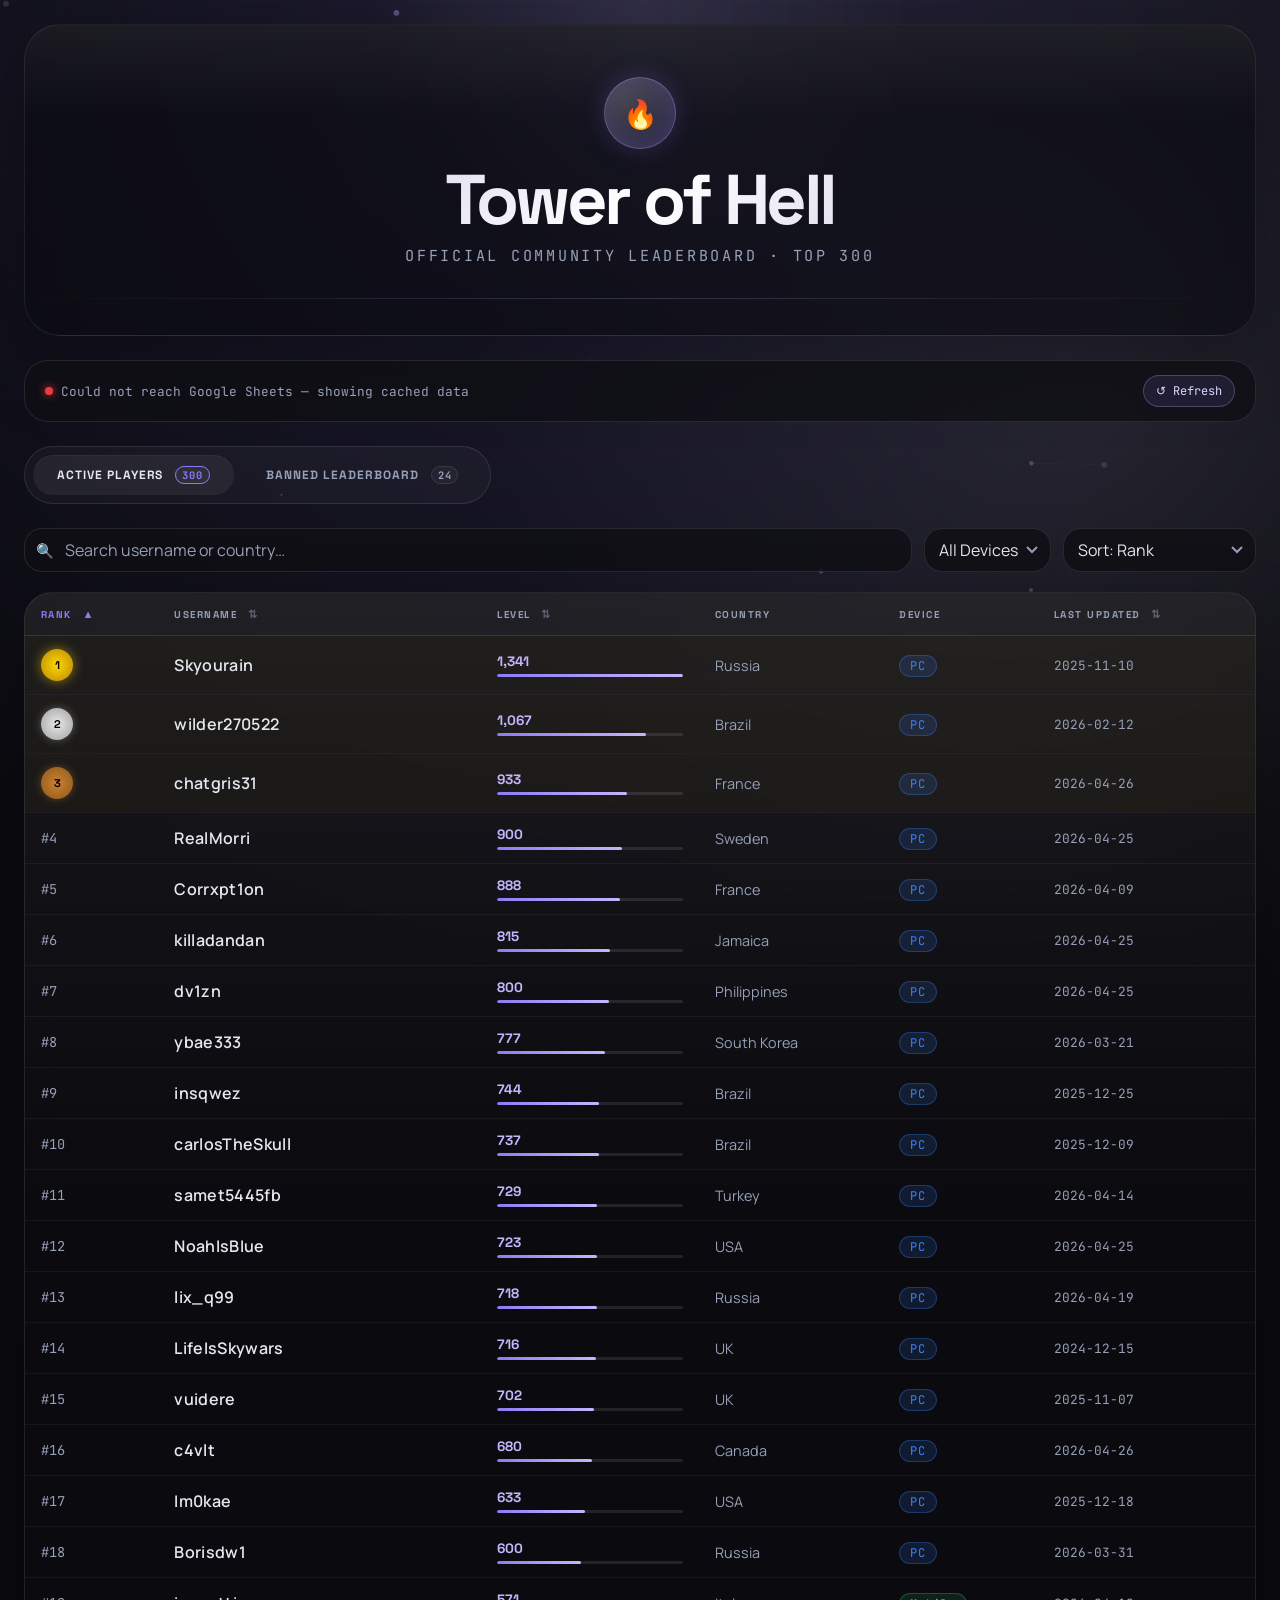
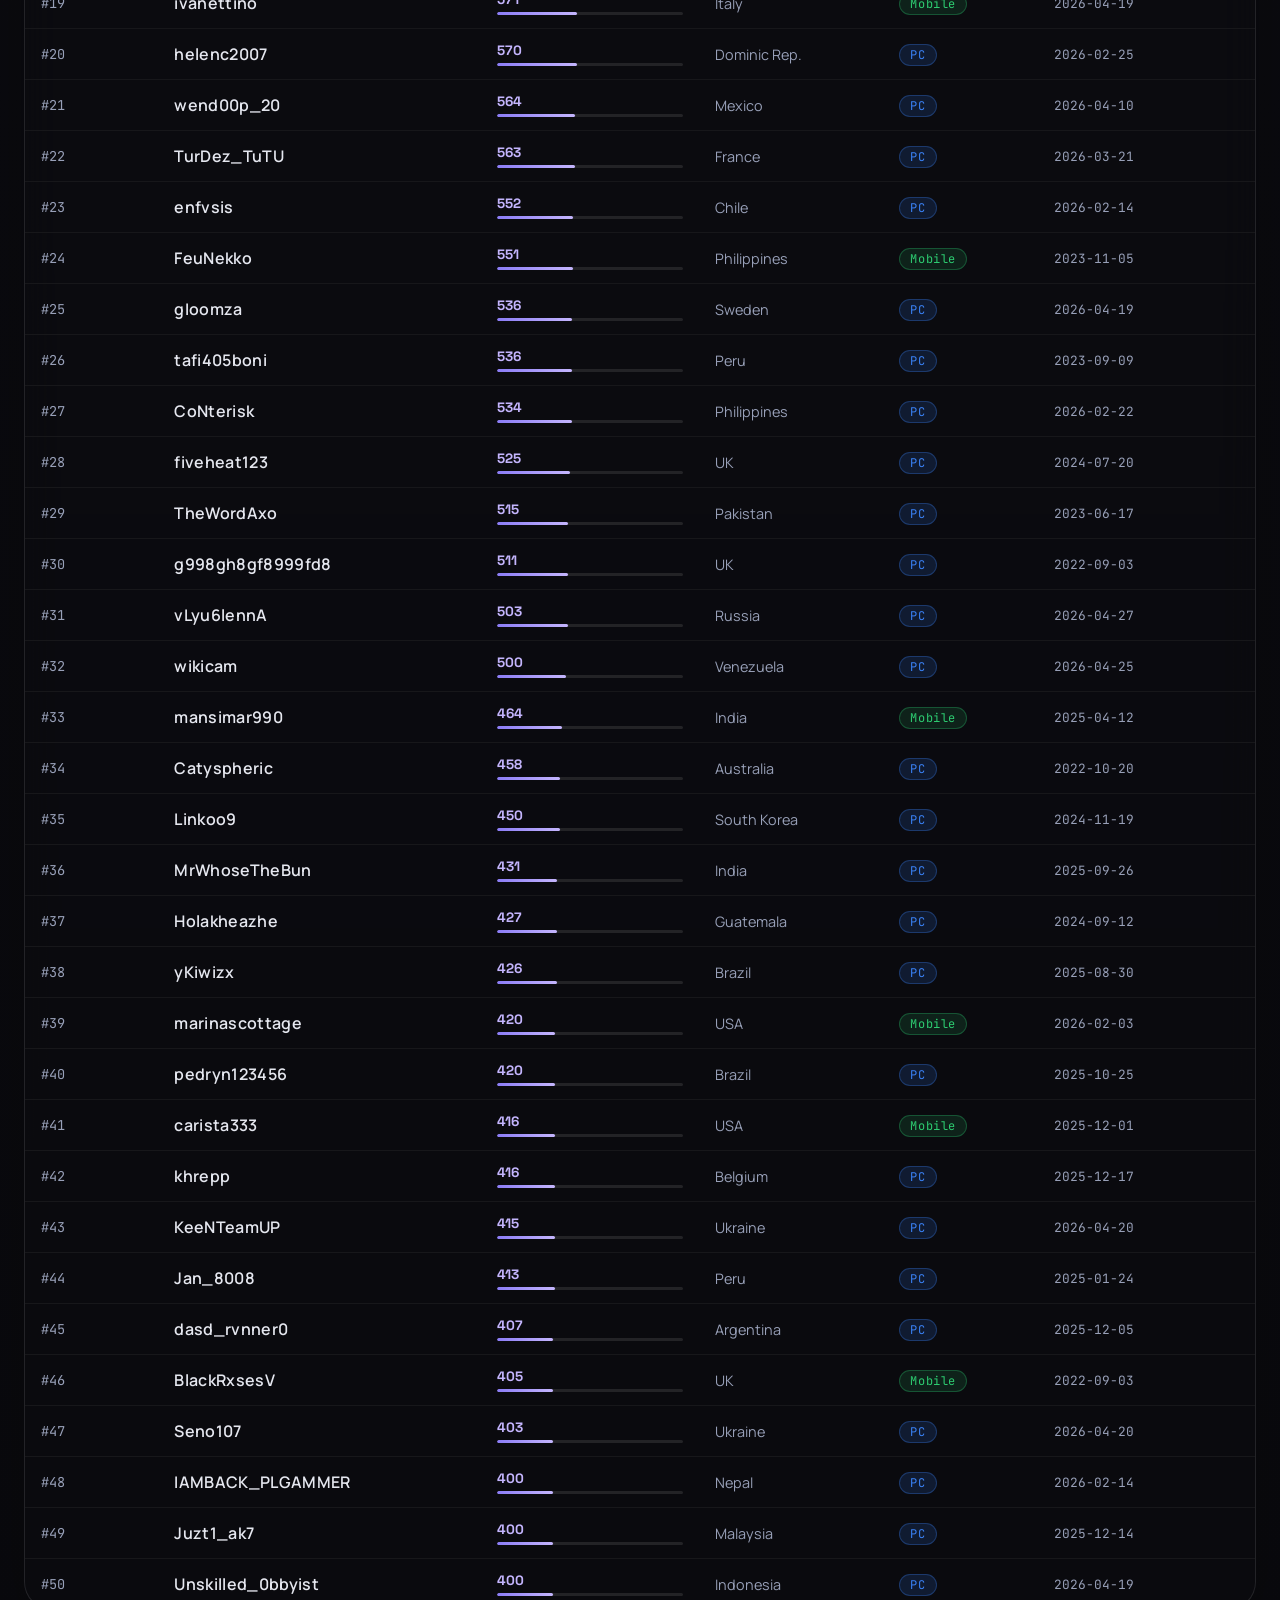
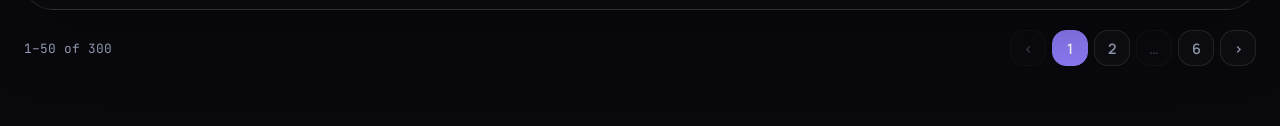
<file: upload/leaderboard.html>
<!DOCTYPE html>
<html lang="en">
<head>
<meta charset="UTF-8">
<meta name="viewport" content="width=device-width, initial-scale=1.0">
<title>Tower of Hell — Leaderboard</title>
<link rel="preconnect" href="https://fonts.googleapis.com">
<link rel="preconnect" href="https://fonts.gstatic.com" crossorigin>
<link href="https://fonts.googleapis.com/css2?family=Manrope:wght@400;500;600;700;800&family=Space+Grotesk:wght@500;700&family=JetBrains+Mono:wght@400;600&display=swap" rel="stylesheet">
<style>
  :root {
    --bg: #09090d;
    --surface: rgba(15,15,20,0.78);
    --surface2: rgba(20,20,28,0.92);
    --border: rgba(255,255,255,0.1);
    --accent: #8b7cf6;
    --accent2: #c4b5fd;
    --gold: #ffd700;
    --silver: #c0c0c0;
    --bronze: #cd7f32;
    --text: #e5e7ef;
    --muted: #98a0b8;
    --red: #e83b3b;
    --green: #2ecc71;
    --blue: #3b82f6;
    --glow: rgba(139,124,246,0.22);
  }

  * { box-sizing: border-box; margin: 0; padding: 0; }

  body {
    background:
      radial-gradient(circle at top center, rgba(139,124,246,0.16), transparent 30%),
      radial-gradient(circle at 85% 12%, rgba(255,255,255,0.08), transparent 20%),
      linear-gradient(180deg, #0b0b10 0%, #09090d 100%);
    color: var(--text);
    font-family: 'Manrope', sans-serif;
    min-height: 100vh;
    overflow-x: hidden;
  }

  /* Animated background grid */
  body::before {
    content: '';
    position: fixed;
    inset: 0;
    background-image:
      linear-gradient(rgba(255,255,255,0.03) 1px, transparent 1px),
      linear-gradient(90deg, rgba(255,255,255,0.03) 1px, transparent 1px);
    background-size: 56px 56px;
    pointer-events: none;
    z-index: 0;
    mask-image: linear-gradient(180deg, rgba(0,0,0,0.42), transparent 92%);
  }

  body::after {
    content: '';
    position: fixed;
    inset: 0;
    z-index: 0;
    pointer-events: none;
    background: radial-gradient(circle at 50% 0%, rgba(255,255,255,0.08), transparent 26%);
  }

  .ambient-canvas {
    position: fixed;
    inset: 0;
    width: 100%;
    height: 100%;
    z-index: 0;
    pointer-events: none;
  }

  .wrapper {
    position: relative;
    z-index: 1;
    max-width: 1400px;
    margin: 0 auto;
    padding: 24px 24px 60px;
  }

  /* ── HEADER ── */
  header {
    padding: 52px 0 36px;
    text-align: center;
    position: relative;
    border: 1px solid rgba(255,255,255,0.08);
    border-radius: 36px;
    background:
      linear-gradient(180deg, rgba(255,255,255,0.06), transparent 30%),
      rgba(12,12,17,0.66);
    backdrop-filter: blur(16px);
    -webkit-backdrop-filter: blur(16px);
    box-shadow: 0 28px 80px rgba(0,0,0,0.28);
    overflow: hidden;
  }

  header::after {
    content: '';
    display: block;
    height: 1px;
    background: linear-gradient(90deg, transparent, rgba(196,181,253,0.2), transparent);
    margin-top: 32px;
  }

  .logo-ring {
    width: 72px; height: 72px;
    border: 1px solid rgba(196,181,253,0.32);
    border-radius: 50%;
    display: inline-flex; align-items: center; justify-content: center;
    margin-bottom: 16px;
    background: radial-gradient(circle at 30% 30%, rgba(255,255,255,0.2), rgba(139,124,246,0.16));
    box-shadow: 0 0 24px var(--glow), inset 0 0 24px var(--glow);
    animation: pulse-ring 3s ease-in-out infinite;
    font-size: 28px;
  }

  @keyframes pulse-ring {
    0%,100% { box-shadow: 0 0 24px var(--glow), inset 0 0 24px var(--glow); }
    50% { box-shadow: 0 0 48px rgba(255,76,0,0.35), inset 0 0 32px rgba(255,76,0,0.25); }
  }

  h1 {
    font-family: 'Space Grotesk', sans-serif;
    font-size: clamp(2.4rem, 6vw, 4.4rem);
    font-weight: 700;
    letter-spacing: -0.05em;
    line-height: 1;
    background: linear-gradient(135deg, #b9abd6 0%, #fff 50%, #b9abd6 100%);
    -webkit-background-clip: text;
    -webkit-text-fill-color: transparent;
    background-clip: text;
  }

  .subtitle {
    font-size: 0.95rem;
    color: var(--muted);
    letter-spacing: 0.18em;
    text-transform: uppercase;
    margin-top: 10px;
    font-family: 'JetBrains Mono', monospace;
  }

  /* ── STATUS BAR ── */
  .status-bar {
    display: flex;
    align-items: center;
    justify-content: space-between;
    flex-wrap: wrap;
    gap: 12px;
    margin: 24px 0;
    padding: 14px 20px;
    background: var(--surface);
    border: 1px solid var(--border);
    border-radius: 24px;
    backdrop-filter: blur(16px);
    -webkit-backdrop-filter: blur(16px);
  }

  .status-item {
    display: flex; align-items: center; gap: 8px;
    font-family: 'JetBrains Mono', monospace;
    font-size: 0.8rem;
    color: var(--muted);
  }

  .status-dot {
    width: 8px; height: 8px; border-radius: 50%;
    background: var(--green);
    box-shadow: 0 0 8px var(--green);
    animation: blink 2s ease-in-out infinite;
  }

  .status-dot.updating { background: var(--accent2); box-shadow: 0 0 8px var(--accent2); }
  .status-dot.error { background: var(--red); box-shadow: 0 0 8px var(--red); animation: none; }

  @keyframes blink {
    0%,100% { opacity: 1; }
    50% { opacity: 0.3; }
  }

  .cache-badge {
    font-family: 'JetBrains Mono', monospace;
    font-size: 0.75rem;
    padding: 7px 12px;
    border-radius: 999px;
    background: rgba(139,124,246,0.12);
    border: 1px solid rgba(196,181,253,0.26);
    color: #ddd7ff;
    cursor: pointer;
    transition: all 0.2s;
  }

  .cache-badge:hover { background: rgba(139,124,246,0.2); transform: translateY(-1px); }
  .cache-badge.stale { background: rgba(196,181,253,0.14); border-color: rgba(196,181,253,0.3); color: var(--accent2); }

  /* ── TABS ── */
  .tabs {
    display: inline-flex; gap: 8px;
    padding: 8px;
    border: 1px solid var(--border);
    border-radius: 999px;
    background: rgba(255,255,255,0.03);
    margin-bottom: 24px;
  }

  .tab-btn {
    padding: 12px 24px;
    background: none; border: none;
    font-family: 'Space Grotesk', sans-serif;
    font-size: 0.75rem;
    font-weight: 700;
    letter-spacing: 0.08em;
    color: var(--muted);
    cursor: pointer;
    position: relative;
    transition: color 0.2s, background 0.2s, transform 0.2s;
    text-transform: uppercase;
    border-radius: 999px;
  }

  .tab-btn::after {
    display: none;
  }

  .tab-btn:hover { transform: translateY(-1px); }
  .tab-btn.active { color: var(--text); background: rgba(255,255,255,0.06); box-shadow: inset 0 1px 0 rgba(255,255,255,0.04); }

  .tab-btn .count {
    margin-left: 8px;
    font-family: 'JetBrains Mono', monospace;
    font-size: 0.65rem;
    background: rgba(255,255,255,0.04);
    border: 1px solid var(--border);
    padding: 1px 6px;
    border-radius: 10px;
    color: var(--muted);
  }

  .tab-btn.active .count { border-color: var(--accent); color: var(--accent); }

  /* ── CONTROLS ── */
  .controls {
    display: flex; gap: 12px; flex-wrap: wrap;
    margin-bottom: 20px;
    align-items: center;
  }

  .search-box {
    flex: 1; min-width: 220px;
    position: relative;
  }

  .search-box input {
    width: 100%;
    background: rgba(15,15,20,0.82);
    border: 1px solid var(--border);
    border-radius: 18px;
    padding: 10px 14px 10px 40px;
    color: var(--text);
    font-family: 'Manrope', sans-serif;
    font-size: 1rem;
    outline: none;
    transition: border-color 0.2s, box-shadow 0.2s, transform 0.2s;
  }

  .search-box input:focus { border-color: rgba(196,181,253,0.35); box-shadow: 0 0 0 4px rgba(139,124,246,0.1); }
  .search-box input::placeholder { color: var(--muted); }

  .search-icon {
    position: absolute; left: 12px; top: 50%; transform: translateY(-50%);
    color: var(--muted); font-size: 0.9rem; pointer-events: none;
  }

  .filter-select {
    background: rgba(15,15,20,0.82);
    border: 1px solid var(--border);
    border-radius: 18px;
    padding: 10px 14px;
    color: var(--text);
    font-family: 'Manrope', sans-serif;
    font-size: 1rem;
    outline: none;
    cursor: pointer;
    transition: border-color 0.2s;
    appearance: none;
    -webkit-appearance: none;
    background-image: url("data:image/svg+xml,%3Csvg xmlns='http://www.w3.org/2000/svg' width='12' height='8' viewBox='0 0 12 8'%3E%3Cpath d='M1 1l5 5 5-5' stroke='%2398a0b8' fill='none' stroke-width='2'/%3E%3C/svg%3E");
    background-repeat: no-repeat;
    background-position: right 12px center;
    padding-right: 32px;
  }

  .filter-select:focus { border-color: rgba(196,181,253,0.35); box-shadow: 0 0 0 4px rgba(139,124,246,0.1); }
  .filter-select option { background: var(--surface2); }

  /* ── TABLE ── */
  .table-wrap {
    overflow-x: auto;
    border: 1px solid var(--border);
    border-radius: 28px;
    background:
      linear-gradient(180deg, rgba(255,255,255,0.05), transparent 24%),
      rgba(12,12,17,0.7);
    backdrop-filter: blur(18px);
    -webkit-backdrop-filter: blur(18px);
    box-shadow: 0 24px 70px rgba(0,0,0,0.22);
  }

  table {
    width: 100%;
    border-collapse: collapse;
    font-size: 0.95rem;
  }

  thead th {
    background: rgba(255,255,255,0.03);
    padding: 14px 16px;
    text-align: left;
    font-family: 'Space Grotesk', sans-serif;
    font-size: 0.62rem;
    font-weight: 700;
    letter-spacing: 0.15em;
    color: var(--muted);
    text-transform: uppercase;
    border-bottom: 1px solid var(--border);
    white-space: nowrap;
    cursor: pointer;
    user-select: none;
    transition: color 0.2s;
  }

  thead th:hover { color: var(--accent2); }
  thead th.sorted { color: var(--accent); }
  thead th .sort-arrow { margin-left: 6px; opacity: 0.5; font-size: 0.7rem; }
  thead th.sorted .sort-arrow { opacity: 1; }

  tbody tr {
    border-bottom: 1px solid rgba(255,255,255,0.05);
    transition: background 0.15s, transform 0.15s;
  }

  tbody tr:hover { background: rgba(196,181,253,0.05); }
  tbody tr:last-child { border-bottom: none; }

  tbody tr.top-3 { background: rgba(255,215,0,0.03); }
  tbody tr.top-3:hover { background: rgba(255,215,0,0.06); }

  td {
    padding: 13px 16px;
    vertical-align: middle;
    white-space: nowrap;
  }

  /* Rank cell */
  .rank-cell {
    font-family: 'JetBrains Mono', monospace;
    font-size: 0.85rem;
    color: var(--muted);
    min-width: 60px;
  }

  .rank-medal {
    display: inline-flex; align-items: center; justify-content: center;
    width: 32px; height: 32px; border-radius: 50%;
    font-family: 'Space Grotesk', sans-serif;
    font-size: 0.7rem;
    font-weight: 700;
  }

  .rank-1 { background: radial-gradient(circle, #ffd700, #b8860b); color: #000; box-shadow: 0 0 12px rgba(255,215,0,0.5); }
  .rank-2 { background: radial-gradient(circle, #e8e8e8, #a0a0a0); color: #000; box-shadow: 0 0 8px rgba(192,192,192,0.4); }
  .rank-3 { background: radial-gradient(circle, #cd7f32, #8b5a1a); color: #000; box-shadow: 0 0 8px rgba(205,127,50,0.4); }

  /* Username */
  .username { font-weight: 600; font-size: 1rem; letter-spacing: 0.02em; }

  /* Level bar */
  .level-cell { min-width: 140px; }
  .level-num {
    font-family: 'Space Grotesk', sans-serif;
    font-size: 0.85rem;
    font-weight: 700;
    color: var(--accent2);
    margin-bottom: 4px;
  }

  .level-bar-bg {
    height: 3px; border-radius: 2px;
    background: var(--border);
    overflow: hidden;
  }

  .level-bar-fill {
    height: 100%;
    border-radius: 2px;
    background: linear-gradient(90deg, var(--accent), var(--accent2));
    transition: width 0.4s ease;
  }

  /* Country */
  .country-cell { color: var(--muted); font-size: 0.9rem; }

  /* Device badge */
  .device-badge {
    display: inline-block;
    padding: 2px 10px;
    border-radius: 20px;
    font-size: 0.75rem;
    font-family: 'JetBrains Mono', monospace;
    letter-spacing: 0.05em;
  }

  .device-pc { background: rgba(59,130,246,0.15); border: 1px solid rgba(59,130,246,0.3); color: var(--blue); }
  .device-mobile { background: rgba(46,204,113,0.12); border: 1px solid rgba(46,204,113,0.3); color: var(--green); }
  .device-other { background: rgba(107,122,153,0.15); border: 1px solid var(--border); color: var(--muted); }

  /* Date */
  .date-cell { font-family: 'JetBrains Mono', monospace; font-size: 0.8rem; color: var(--muted); }

  /* Ban reason badge */
  .ban-badge {
    display: inline-block;
    padding: 3px 10px;
    border-radius: 999px;
    font-size: 0.78rem;
    font-family: 'Manrope', sans-serif;
    font-weight: 600;
    letter-spacing: 0.05em;
    background: rgba(232,59,59,0.12);
    border: 1px solid rgba(232,59,59,0.3);
    color: var(--red);
  }

  /* No results */
  .no-results {
    text-align: center;
    padding: 60px 20px;
    color: var(--muted);
    font-family: 'JetBrains Mono', monospace;
  }

  /* Pagination */
  .pagination {
    display: flex; align-items: center; justify-content: space-between;
    flex-wrap: wrap; gap: 12px;
    margin-top: 20px;
  }

  .page-info { font-family: 'JetBrains Mono', monospace; font-size: 0.8rem; color: var(--muted); }

  .page-btns { display: flex; gap: 6px; }

  .page-btn {
    width: 36px; height: 36px;
    display: flex; align-items: center; justify-content: center;
    background: rgba(15,15,20,0.82);
    border: 1px solid var(--border);
    border-radius: 14px;
    color: var(--muted);
    cursor: pointer;
    font-family: 'Manrope', sans-serif;
    font-weight: 600;
    transition: all 0.15s;
    font-size: 0.9rem;
  }

  .page-btn:hover { border-color: rgba(196,181,253,0.34); color: var(--accent2); transform: translateY(-1px); }
  .page-btn.active { background: var(--accent); border-color: var(--accent); color: #fff; }
  .page-btn:disabled { opacity: 0.3; cursor: not-allowed; pointer-events: none; }

  /* Tab panel */
  .tab-panel { display: none; }
  .tab-panel.active { display: block; }

  /* Spinner */
  .spinner {
    display: none;
    width: 16px; height: 16px;
    border: 2px solid var(--border);
    border-top-color: var(--accent);
    border-radius: 50%;
    animation: spin 0.8s linear infinite;
    margin-left: 8px;
  }
  @keyframes spin { to { transform: rotate(360deg); } }

  /* Mobile */
  header,
  .status-bar,
  .tabs,
  .tab-panel {
    opacity: 0;
    transform: translateY(18px);
    transition: opacity 0.8s ease, transform 0.8s ease;
  }

  body.loaded header,
  body.loaded .status-bar,
  body.loaded .tabs,
  body.loaded .tab-panel.active {
    opacity: 1;
    transform: translateY(0);
  }

  @media (max-width: 720px) {
    .wrapper {
      padding: 14px 14px 42px;
    }

    header {
      border-radius: 28px;
      padding: 40px 0 28px;
    }

    .tabs {
      display: flex;
      width: 100%;
      justify-content: stretch;
    }

    .tab-btn {
      flex: 1;
      padding-inline: 12px;
    }
  }

  @media (max-width: 640px) {
    .controls { flex-direction: column; }
    .search-box { min-width: 0; }
    td, th { padding: 10px 10px; }
    .level-bar-bg { display: none; }
  }

  /* Fade-in animation for rows */
  @keyframes row-in {
    from { opacity: 0; transform: translateY(6px); }
    to { opacity: 1; transform: translateY(0); }
  }

  tbody tr { animation: row-in 0.2s ease both; }
</style>
</head>
<body>
<canvas class="ambient-canvas" id="ambientCanvas" aria-hidden="true"></canvas>
<div class="wrapper">

  <!-- Header -->
  <header>
    <div class="logo-ring">🔥</div>
    <h1>Tower of Hell</h1>
    <p class="subtitle">Official Community Leaderboard · Top 300</p>
  </header>

  <!-- Status bar -->
  <div class="status-bar">
    <div class="status-item">
      <span class="status-dot" id="statusDot"></span>
      <span id="statusText">Loading data...</span>
      <div class="spinner" id="spinner"></div>
    </div>
    <div style="display:flex;gap:10px;align-items:center;flex-wrap:wrap;">
      <span class="status-item" id="lastFetchTime"></span>
      <span class="cache-badge" id="refreshBtn" onclick="forceRefresh()" title="Force refresh from Google Sheets">↺ Refresh</span>
    </div>
  </div>

  <!-- Tabs -->
  <div class="tabs">
    <button class="tab-btn active" onclick="switchTab('active',this)">
      Active Players
      <span class="count" id="activeCount">—</span>
    </button>
    <button class="tab-btn" onclick="switchTab('banned',this)">
      Banned Leaderboard
      <span class="count" id="bannedCount">—</span>
    </button>
  </div>

  <!-- Active Players Tab -->
  <div class="tab-panel active" id="tab-active">
    <div class="controls">
      <div class="search-box">
        <span class="search-icon">🔍</span>
        <input type="text" id="searchActive" placeholder="Search username or country…" oninput="filterActive()">
      </div>
      <select class="filter-select" id="deviceFilter" onchange="filterActive()">
        <option value="">All Devices</option>
        <option value="PC">PC</option>
        <option value="Mobile">Mobile</option>
      </select>
      <select class="filter-select" id="sortActive" onchange="filterActive()">
        <option value="rank">Sort: Rank</option>
        <option value="level">Sort: Level</option>
        <option value="username">Sort: Username A-Z</option>
        <option value="updated">Sort: Last Updated</option>
      </select>
    </div>
    <div class="table-wrap">
      <table id="activeTable">
        <thead>
          <tr>
            <th onclick="sortBy('rank')" class="sorted">Rank <span class="sort-arrow">▲</span></th>
            <th onclick="sortBy('username')">Username <span class="sort-arrow">⇅</span></th>
            <th onclick="sortBy('level')">Level <span class="sort-arrow">⇅</span></th>
            <th>Country</th>
            <th>Device</th>
            <th onclick="sortBy('updated')">Last Updated <span class="sort-arrow">⇅</span></th>
          </tr>
        </thead>
        <tbody id="activeBody"></tbody>
      </table>
    </div>
    <div class="pagination">
      <span class="page-info" id="activePageInfo"></span>
      <div class="page-btns" id="activePager"></div>
    </div>
  </div>

  <!-- Banned Tab -->
  <div class="tab-panel" id="tab-banned">
    <div class="controls">
      <div class="search-box">
        <span class="search-icon">🔍</span>
        <input type="text" id="searchBanned" placeholder="Search username…" oninput="filterBanned()">
      </div>
      <select class="filter-select" id="banReasonFilter" onchange="filterBanned()">
        <option value="">All Ban Reasons</option>
        <option value="Alts Abusement">Alts Abusement</option>
        <option value="Exploiting">Exploiting</option>
        <option value="Glitches">Glitches</option>
        <option value="Glitches (Coil)">Glitches (Coil)</option>
        <option value="Glitches (Hook)">Glitches (Hook)</option>
        <option value="Illegal Material">Illegal Material</option>
        <option value="Inappropriate Behaviour">Inappropriate Behaviour</option>
        <option value="Roblox Ban">Roblox Ban</option>
        <option value="Unknown">Unknown</option>
      </select>
    </div>
    <div class="table-wrap">
      <table id="bannedTable">
        <thead>
          <tr>
            <th>Rank</th>
            <th>Username</th>
            <th>Level</th>
            <th>Country</th>
            <th>Ban Reason</th>
            <th>Device</th>
          </tr>
        </thead>
        <tbody id="bannedBody"></tbody>
      </table>
    </div>
    <div class="pagination">
      <span class="page-info" id="bannedPageInfo"></span>
      <div class="page-btns" id="bannedPager"></div>
    </div>
  </div>

</div>

<script>
// ── CONFIG ──────────────────────────────────────────────────
const SHEET_ID = '1RsPrUbDIQzCvN1xqw5pZIK3KmabZi-ZCwRwkoQuWSfM';
const SHEET_GID = '0';
const CSV_URL = `https://docs.google.com/spreadsheets/d/${SHEET_ID}/export?format=csv&gid=${SHEET_GID}`;
const CACHE_KEY = 'toh_leaderboard_v1';
const CACHE_TTL = 24 * 60 * 60 * 1000; // 24 hours in ms
const PAGE_SIZE = 50;

// ── SEED DATA (fallback if network unavailable) ──────────────
const SEED_DATA = {"players":[{"rank":1,"username":"Skyourain","level":1341,"country":"Russia","device":"PC","last_updated":"2025-11-10"},{"rank":2,"username":"wilder270522","level":1067,"country":"Brazil","device":"PC","last_updated":"2026-02-12"},{"rank":3,"username":"chatgris31","level":933,"country":"France","device":"PC","last_updated":"2026-04-26"},{"rank":4,"username":"RealMorri","level":900,"country":"Sweden","device":"PC","last_updated":"2026-04-25"},{"rank":5,"username":"Corrxpt1on","level":888,"country":"France","device":"PC","last_updated":"2026-04-09"},{"rank":6,"username":"killadandan","level":815,"country":"Jamaica","device":"PC","last_updated":"2026-04-25"},{"rank":7,"username":"dv1zn","level":800,"country":"Philippines","device":"PC","last_updated":"2026-04-25"},{"rank":8,"username":"ybae333","level":777,"country":"South Korea","device":"PC","last_updated":"2026-03-21"},{"rank":9,"username":"insqwez","level":744,"country":"Brazil","device":"PC","last_updated":"2025-12-25"},{"rank":10,"username":"carlosTheSkull","level":737,"country":"Brazil","device":"PC","last_updated":"2025-12-09"},{"rank":11,"username":"samet5445fb","level":729,"country":"Turkey","device":"PC","last_updated":"2026-04-14"},{"rank":12,"username":"NoahIsBIue","level":723,"country":"USA","device":"PC","last_updated":"2026-04-25"},{"rank":13,"username":"lix_q99","level":718,"country":"Russia","device":"PC","last_updated":"2026-04-19"},{"rank":14,"username":"LifeIsSkywars","level":716,"country":"UK","device":"PC","last_updated":"2024-12-15"},{"rank":15,"username":"vuidere","level":702,"country":"UK","device":"PC","last_updated":"2025-11-07"},{"rank":16,"username":"c4vlt","level":680,"country":"Canada","device":"PC","last_updated":"2026-04-26"},{"rank":17,"username":"Im0kae","level":633,"country":"USA","device":"PC","last_updated":"2025-12-18"},{"rank":18,"username":"Borisdw1","level":600,"country":"Russia","device":"PC","last_updated":"2026-03-31"},{"rank":19,"username":"ivanettino","level":571,"country":"Italy","device":"Mobile","last_updated":"2026-04-19"},{"rank":20,"username":"helenc2007","level":570,"country":"Dominic Rep.","device":"PC","last_updated":"2026-02-25"},{"rank":21,"username":"wend00p_20","level":564,"country":"Mexico","device":"PC","last_updated":"2026-04-10"},{"rank":22,"username":"TurDez_TuTU","level":563,"country":"France","device":"PC","last_updated":"2026-03-21"},{"rank":23,"username":"enfvsis","level":552,"country":"Chile","device":"PC","last_updated":"2026-02-14"},{"rank":24,"username":"FeuNekko","level":551,"country":"Philippines","device":"Mobile","last_updated":"2023-11-05"},{"rank":25,"username":"gIoomza","level":536,"country":"Sweden","device":"PC","last_updated":"2026-04-19"},{"rank":26,"username":"tafi405boni","level":536,"country":"Peru","device":"PC","last_updated":"2023-09-09"},{"rank":27,"username":"CoNterisk","level":534,"country":"Philippines","device":"PC","last_updated":"2026-02-22"},{"rank":28,"username":"fiveheat123","level":525,"country":"UK","device":"PC","last_updated":"2024-07-20"},{"rank":29,"username":"TheWordAxo","level":515,"country":"Pakistan","device":"PC","last_updated":"2023-06-17"},{"rank":30,"username":"g998gh8gf8999fd8","level":511,"country":"UK","device":"PC","last_updated":"2022-09-03"},{"rank":31,"username":"vLyu6lennA","level":503,"country":"Russia","device":"PC","last_updated":"2026-04-27"},{"rank":32,"username":"wikicam","level":500,"country":"Venezuela","device":"PC","last_updated":"2026-04-25"},{"rank":33,"username":"mansimar990","level":464,"country":"India","device":"Mobile","last_updated":"2025-04-12"},{"rank":34,"username":"Catyspheric","level":458,"country":"Australia","device":"PC","last_updated":"2022-10-20"},{"rank":35,"username":"Linkoo9","level":450,"country":"South Korea","device":"PC","last_updated":"2024-11-19"},{"rank":36,"username":"MrWhoseTheBun","level":431,"country":"India","device":"PC","last_updated":"2025-09-26"},{"rank":37,"username":"Holakheazhe","level":427,"country":"Guatemala","device":"PC","last_updated":"2024-09-12"},{"rank":38,"username":"yKiwizx","level":426,"country":"Brazil","device":"PC","last_updated":"2025-08-30"},{"rank":39,"username":"marinascottage","level":420,"country":"USA","device":"Mobile","last_updated":"2026-02-03"},{"rank":40,"username":"pedryn123456 ","level":420,"country":"Brazil","device":"PC","last_updated":"2025-10-25"},{"rank":41,"username":"carista333","level":416,"country":"USA","device":"Mobile","last_updated":"2025-12-01"},{"rank":42,"username":"khrepp","level":416,"country":"Belgium","device":"PC","last_updated":"2025-12-17"},{"rank":43,"username":"KeeNTeamUP","level":415,"country":"Ukraine","device":"PC","last_updated":"2026-04-20"},{"rank":44,"username":"Jan_8008","level":413,"country":"Peru","device":"PC","last_updated":"2025-01-24"},{"rank":45,"username":"dasd_rvnner0","level":407,"country":"Argentina","device":"PC","last_updated":"2025-12-05"},{"rank":46,"username":"BlackRxsesV","level":405,"country":"UK ","device":"Mobile","last_updated":"2022-09-03"},{"rank":47,"username":"Seno107","level":403,"country":"Ukraine","device":"PC","last_updated":"2026-04-20"},{"rank":48,"username":"IAMBACK_PLGAMMER","level":400,"country":"Nepal","device":"PC","last_updated":"2026-02-14"},{"rank":49,"username":"Juzt1_ak7","level":400,"country":"Malaysia","device":"PC","last_updated":"2025-12-14"},{"rank":50,"username":"Unskilled_0bbyist","level":400,"country":"Indonesia","device":"PC","last_updated":"2026-04-19"},{"rank":51,"username":"F3RONDA","level":398,"country":"Turkey","device":"PC","last_updated":"2022-01-05"},{"rank":52,"username":"coolandrichcatlover","level":385,"country":"-","device":"-","last_updated":"2026-03-21"},{"rank":53,"username":"lionelmessi3202","level":384,"country":"Nigeria","device":"Mobile","last_updated":"2023-04-16"},{"rank":54,"username":"39082136","level":372,"country":"Sri Lanka","device":"PC","last_updated":"2025-07-28"},{"rank":55,"username":"1079_SL","level":371,"country":"Vietnam","device":"PC","last_updated":"2023-11-05"},{"rank":56,"username":"yLuhann","level":361,"country":"Japan","device":"PC","last_updated":"2022-12-17"},{"rank":57,"username":"KakoMacroMarc","level":361,"country":"Philippines","device":"Mobile","last_updated":"2023-09-09"},{"rank":58,"username":"k0uign","level":358,"country":"Peru","device":"PC","last_updated":"2023-12-31"},{"rank":59,"username":"uli22772","level":358,"country":"Ukraine","device":"PC","last_updated":"2025-07-28"},{"rank":60,"username":"1bossa12DH","level":354,"country":"Russia","device":"PC","last_updated":"2025-10-12"},{"rank":61,"username":"ricardogomes_2604","level":353,"country":"Portugal","device":"Mobile","last_updated":"2024-08-01"},{"rank":62,"username":"28xAtes","level":346,"country":"Turkey","device":"PC","last_updated":"2024-12-18"},{"rank":63,"username":"santu2210","level":345,"country":"Argentina","device":"PC","last_updated":"2024-01-18"},{"rank":64,"username":"Pedropeira2","level":343,"country":"Brazil","device":"Mobile","last_updated":"2025-11-28"},{"rank":65,"username":"zeIeyy","level":340,"country":"UK","device":"PC","last_updated":"2022-09-16"},{"rank":66,"username":"prohouhehe","level":339,"country":"Malaysia","device":"PC","last_updated":"2024-01-08"},{"rank":67,"username":"cerwav","level":336,"country":"Australia","device":"PC","last_updated":"2026-02-25"},{"rank":68,"username":"mintyisdead","level":336,"country":"Russia","device":"PC","last_updated":"2025-03-07"},{"rank":69,"username":"SussyyGrinder","level":335,"country":"India","device":"PC","last_updated":"2026-04-19"},{"rank":70,"username":"dirtbagsleez","level":335,"country":"Canada","device":"PC","last_updated":"2025-11-21"},{"rank":71,"username":"6lonne","level":333,"country":"Colombia","device":"PC","last_updated":"2026-04-18"},{"rank":72,"username":"FreZzy_Emir06","level":330,"country":"Germany","device":"PC","last_updated":"2025-10-22"},{"rank":73,"username":"7sxzzl","level":328,"country":"Brazil","device":"PC","last_updated":"2024-08-03"},{"rank":74,"username":"wislucas2","level":326,"country":"Argentina","device":"PC","last_updated":"2025-08-23"},{"rank":75,"username":"PartyNevers","level":323,"country":"Peru","device":"PC","last_updated":"2026-04-26"},{"rank":76,"username":"R3_R3D","level":322,"country":"Egypt","device":"Mobile","last_updated":"2024-01-08"},{"rank":77,"username":"5pxdr","level":320,"country":"UK","device":"Mobile","last_updated":"2025-05-09"},{"rank":78,"username":"4linexs","level":318,"country":"Brazil","device":"PC","last_updated":"2026-01-18"},{"rank":79,"username":"MumOfCqqp","level":318,"country":"Australia","device":"PC","last_updated":"2022-09-28"},{"rank":80,"username":"LogoMaster99","level":316,"country":"Puerto Rico","device":"PC","last_updated":"2025-06-02"},{"rank":81,"username":"viscelous","level":311,"country":"UK","device":"Mobile","last_updated":"2026-02-08"},{"rank":82,"username":"0718sp","level":311,"country":"South Korea","device":"Mobile","last_updated":"2026-02-25"},{"rank":83,"username":"01xcx01","level":311,"country":"Russia","device":"PC","last_updated":"2025-11-22"},{"rank":84,"username":"mrsofiane_dz1357","level":310,"country":"Algeria","device":"PC","last_updated":"2026-04-25"},{"rank":85,"username":"Obvolutely","level":307,"country":"Saudi Arabia","device":"PC","last_updated":"2026-04-02"},{"rank":86,"username":"pao78h","level":305,"country":"Portugal","device":"PC","last_updated":"2022-06-22"},{"rank":87,"username":"david213ar2","level":305,"country":"Mexico","device":"Mobile","last_updated":"2023-09-22"},{"rank":88,"username":"elmer088","level":304,"country":"El Salvador","device":"PC","last_updated":"2023-09-08"},{"rank":89,"username":"Just_Brxnd","level":304,"country":"Panama","device":"PC","last_updated":"2022-10-20"},{"rank":90,"username":"superIativo","level":302,"country":"Peru","device":"PC","last_updated":"2025-03-03"},{"rank":91,"username":"TheHack010109","level":301,"country":"Spain","device":"Mobile","last_updated":"2023-04-16"},{"rank":92,"username":"4lilyxa","level":300,"country":"Thailand","device":"PC","last_updated":"2026-03-22"},{"rank":93,"username":"is4bellaazx","level":300,"country":"Brazil","device":"PC","last_updated":"2025-10-11"},{"rank":94,"username":"Devxrn","level":300,"country":"Philippines","device":"PC","last_updated":"2025-04-29"},{"rank":95,"username":"Rainneyy101","level":298,"country":"USA","device":"Mobile","last_updated":"2025-12-31"},{"rank":96,"username":"moonlitSuki","level":288,"country":"Brazil","device":"PC","last_updated":"2025-03-26"},{"rank":97,"username":"hbk747","level":286,"country":"Pakistan","device":"PC","last_updated":"2026-02-15"},{"rank":98,"username":"UhhVolvo","level":285,"country":"India","device":"PC","last_updated":"2025-08-04"},{"rank":99,"username":"heyyDanro","level":283,"country":"Peru","device":"PC","last_updated":"2022-09-03"},{"rank":100,"username":"Rasxa22","level":280,"country":"Russia","device":"PC","last_updated":"2025-03-30"},{"rank":101,"username":"iiKarly_x","level":280,"country":"Germany","device":"PC","last_updated":"2022-05-16"},{"rank":102,"username":"OhhDeadly","level":280,"country":"China","device":"PC","last_updated":"2025-05-12"},{"rank":103,"username":"IdyllicNook","level":279,"country":"Chile","device":"PC","last_updated":"2021-10-15"},{"rank":104,"username":"SssantysS","level":279,"country":"Argentina","device":"PC","last_updated":"2022-09-03"},{"rank":105,"username":"YT_isthebestyay","level":276,"country":"UK","device":"PC","last_updated":"2026-03-02"},{"rank":106,"username":"BOBSUPERBR","level":275,"country":"Brazil","device":" PC","last_updated":"2023-12-21"},{"rank":107,"username":"isathemusician","level":274,"country":"USA","device":"PC","last_updated":"2022-07-01"},{"rank":108,"username":"davidttoh","level":272,"country":"Brazil","device":"PC","last_updated":"2025-12-01"},{"rank":109,"username":"6zunii","level":271,"country":"Saudi Arabia","device":"PC","last_updated":"2026-01-04"},{"rank":110,"username":"papuchoboca","level":270,"country":"Argentina ","device":"Mobile","last_updated":"2024-01-08"},{"rank":111,"username":"rayflme","level":268,"country":"India","device":"PC","last_updated":"2024-12-23"},{"rank":112,"username":"dpw666","level":267,"country":"UK","device":"PC","last_updated":"2024-12-23"},{"rank":113,"username":"gothcssinner","level":267,"country":"Chile","device":"PC","last_updated":"2023-08-28"},{"rank":114,"username":"JPfromTheMoon","level":267,"country":"Germany","device":"PC","last_updated":"2025-01-11"},{"rank":115,"username":"FUEGOxDRAGONxXD","level":265,"country":"Peru","device":"PC","last_updated":"2024-02-01"},{"rank":116,"username":"0verthelies","level":264,"country":"USA","device":"Controller","last_updated":"2024-03-20"},{"rank":117,"username":"piturringuis25","level":260,"country":"Argentina","device":"Mobile","last_updated":"2025-08-14"},{"rank":118,"username":"sabrin230212","level":260,"country":"Brazil","device":"Mobile","last_updated":"2026-04-23"},{"rank":119,"username":"19kvibbeszz","level":259,"country":"Lithuania","device":"PC","last_updated":"2026-03-28"},{"rank":120,"username":"xElianBz","level":259,"country":"Peru","device":"PC","last_updated":"2026-02-28"},{"rank":121,"username":"SHAUMXND","level":259,"country":"UK","device":"PC","last_updated":"2026-01-04"},{"rank":122,"username":" OneForceFull ","level":258,"country":"Brazil","device":"PC","last_updated":"2025-08-24"},{"rank":123,"username":"FreddyCarriesYou","level":256,"country":"-","device":"-","last_updated":"2025-11-29"},{"rank":124,"username":"Kon_truhard","level":255,"country":"Ecuador","device":"PC","last_updated":"2025-11-17"},{"rank":125,"username":"nyltoo","level":255,"country":"France","device":"PC","last_updated":"2025-08-11"},{"rank":126,"username":"RecopituIares","level":253,"country":"Colombia","device":"PC","last_updated":"2023-11-25"},{"rank":127,"username":"one1elis","level":253,"country":"Trinidad and T.","device":"PC","last_updated":"2023-11-26"},{"rank":128,"username":"JazJaboon ","level":253,"country":"Philippines","device":"PC","last_updated":"2024-11-20"},{"rank":129,"username":"Honey7210","level":253,"country":"Nigeria","device":"PC","last_updated":"2025-03-30"},{"rank":130,"username":"Twezky","level":252,"country":"UK","device":"Mobile","last_updated":"2022-08-16"},{"rank":131,"username":"Miyuuily","level":251,"country":"UK","device":"Mobile","last_updated":"2022-03-19"},{"rank":132,"username":"eriienne","level":250,"country":"UK","device":"PC","last_updated":"2025-01-11"},{"rank":133,"username":"Why2Savage_Revived","level":248,"country":"Japan","device":"PC","last_updated":"2026-01-01"},{"rank":134,"username":"DzSha5","level":248,"country":"Chile","device":"PC","last_updated":"2025-07-03"},{"rank":135,"username":"Rock_Bingo","level":248,"country":"Russia","device":"PC","last_updated":"2025-03-11"},{"rank":136,"username":"Irbk0st1n4ek","level":247,"country":"Russia","device":"PC","last_updated":"2023-09-09"},{"rank":137,"username":"Hypnxtyz","level":246,"country":"Ecuador","device":"PC","last_updated":"2026-02-09"},{"rank":138,"username":"willyrex2811","level":246,"country":"Peru","device":"PC","last_updated":"2022-09-03"},{"rank":139,"username":"Akylachkaa","level":246,"country":"-","device":"-","last_updated":"2025-01-15"},{"rank":140,"username":"Im_Google228","level":246,"country":"Russia","device":"PC","last_updated":"2025-08-26"},{"rank":141,"username":"filkop7","level":244,"country":"Poland","device":"PC","last_updated":"2023-04-16"},{"rank":142,"username":"moon7leo","level":243,"country":"Italy","device":"PC","last_updated":"2025-03-07"},{"rank":143,"username":"Itz_AggelozM","level":243,"country":"Greece","device":"PC","last_updated":"2025-07-24"},{"rank":144,"username":"0b_1I","level":241,"country":"South Korea","device":"Mobile","last_updated":"2022-05-19"},{"rank":145,"username":"thebeasterg12","level":240,"country":"Italy","device":"Mobile","last_updated":"2025-09-17"},{"rank":146,"username":"KingPiplupI","level":240,"country":"USA","device":"PC","last_updated":"2025-10-12"},{"rank":147,"username":"Jihoo_game10","level":238,"country":"South Korea","device":"PC","last_updated":"2026-02-19"},{"rank":148,"username":"vincejudd2nd","level":238,"country":"Canada","device":"Mobile","last_updated":"2022-09-14"},{"rank":149,"username":"fuzzoza","level":238,"country":"UK","device":"Mobile","last_updated":"2022-11-06"},{"rank":150,"username":"VirusNightmareStyle","level":237,"country":"Argentina","device":"-","last_updated":"2025-12-31"},{"rank":151,"username":"4Synx","level":236,"country":"Pakistan","device":"PC","last_updated":"2026-03-14"},{"rank":152,"username":"gentilityy","level":236,"country":"Mexico","device":"PC","last_updated":"2022-03-16"},{"rank":153,"username":"coolvan2qwer","level":235,"country":"Philippines","device":"PC","last_updated":"2025-03-27"},{"rank":154,"username":"Eddy_Jhim","level":234,"country":"-","device":"-","last_updated":"2025-12-31"},{"rank":155,"username":"fiilipe17","level":233,"country":"Brazil","device":"PC","last_updated":"2025-08-31"},{"rank":156,"username":"seokchic","level":232,"country":"UK","device":"PC","last_updated":"2026-01-04"},{"rank":157,"username":"Dxriiqx","level":232,"country":"Peru","device":"PC","last_updated":"2022-09-11"},{"rank":158,"username":"yNickyzx","level":232,"country":"Brazil","device":"PC","last_updated":"2022-09-03"},{"rank":159,"username":"LxstDark","level":232,"country":"UK","device":"PC","last_updated":"2021-10-31"},{"rank":160,"username":"beyzaTR46","level":231,"country":"Turkey","device":"Mobile","last_updated":"2026-03-14"},{"rank":161,"username":"EW_EliteWarrior","level":230,"country":"Ukraine","device":"PC","last_updated":"2026-02-17"},{"rank":162,"username":"MisMoonSalitaire","level":230,"country":"Russia","device":"Mobile","last_updated":"2026-02-17"},{"rank":163,"username":"hijodenada","level":230,"country":"Peru","device":"PC","last_updated":"2025-05-05"},{"rank":164,"username":"NorthKless","level":230,"country":"Peru","device":"PC","last_updated":"2022-07-31"},{"rank":165,"username":"JULIAJSS999","level":229,"country":"-","device":"-","last_updated":"2025-01-21"},{"rank":166,"username":"jose2802811","level":228,"country":"Chile","device":"PC","last_updated":"2024-01-08"},{"rank":167,"username":"siebieman","level":228,"country":"Belgium","device":"PC","last_updated":"2026-04-19"},{"rank":168,"username":"manunited1best","level":227,"country":"UK","device":"Mobile","last_updated":"2022-06-04"},{"rank":169,"username":"fortnit123legeandpro","level":226,"country":"Jordan","device":"PC","last_updated":"2023-10-29"},{"rank":170,"username":"adaqnn","level":225,"country":"-","device":"PC","last_updated":"2025-03-11"},{"rank":171,"username":"kuajinpro","level":225,"country":"Chile","device":"PC","last_updated":"2024-02-10"},{"rank":172,"username":"felipertsfox","level":224,"country":"Brazil","device":"PC","last_updated":"2026-01-21"},{"rank":173,"username":"Josep_574","level":224,"country":"Venezuela","device":"PC","last_updated":"2025-05-05"},{"rank":174,"username":"SubSeDion","level":223,"country":"Kuwait ","device":"PC","last_updated":"2026-01-22"},{"rank":175,"username":"AkaiRyu125","level":223,"country":"Vietnam","device":"PC","last_updated":"2025-12-17"},{"rank":176,"username":"jahwrx","level":223,"country":"USA","device":"PC","last_updated":"2025-06-17"},{"rank":177,"username":"aa_udi","level":222,"country":"-","device":"-","last_updated":"2026-04-05"},{"rank":178,"username":"emcsvzz","level":222,"country":"Brazil","device":"PC","last_updated":"2025-10-26"},{"rank":179,"username":"perguntion","level":222,"country":"Brazil","device":"PC","last_updated":"2026-04-23"},{"rank":180,"username":"ChaoticR0bloxian","level":222,"country":"UK","device":"PC","last_updated":"2023-06-26"},{"rank":181,"username":"poopsmacoops","level":221,"country":"Canada","device":"PC","last_updated":"2025-08-26"},{"rank":182,"username":"bladerunner12349","level":221,"country":"UK","device":"PC","last_updated":"2022-05-21"},{"rank":183,"username":"MAKILL2479","level":221,"country":"UK","device":"PC","last_updated":"2022-05-24"},{"rank":184,"username":"verollino","level":220,"country":"Indonesia","device":"-","last_updated":"2026-04-19"},{"rank":185,"username":"berkay37ozk","level":220,"country":"Germany","device":"PC","last_updated":"2025-09-08"},{"rank":186,"username":"Mikach2004","level":220,"country":"Peru","device":"PC","last_updated":"2025-08-23"},{"rank":187,"username":"ffavaas","level":220,"country":"France","device":"PC","last_updated":"2025-04-17"},{"rank":188,"username":"kaeruwasplaying","level":219,"country":"Philippines","device":"Mobile","last_updated":"2024-12-08"},{"rank":189,"username":"9oxys","level":219,"country":"UK","device":"PC","last_updated":"2024-09-18"},{"rank":190,"username":"qtrwqii","level":219,"country":"Russia","device":"PC","last_updated":"2024-10-29"},{"rank":191,"username":"ImRedVoid","level":220,"country":"Russia","device":"PC","last_updated":"2026-03-09"},{"rank":192,"username":"Mighty_Jeiro","level":219,"country":"Philippines","device":"PC","last_updated":"2025-12-24"},{"rank":193,"username":"XxCristoferXDx","level":218,"country":"Chile","device":"Mobile","last_updated":"2026-03-17"},{"rank":194,"username":"summ3r_st4r","level":218,"country":"France","device":"PC","last_updated":"2025-10-05"},{"rank":195,"username":"hewweky","level":218,"country":"Russia","device":"Mobile","last_updated":"2025-09-12"},{"rank":196,"username":"Elite_Gamer89898","level":218,"country":"   USA ","device":"Mobile","last_updated":"2021-08-15"},{"rank":197,"username":"Hunting_Gryffin","level":217,"country":"-","device":"PC","last_updated":"2026-03-23"},{"rank":198,"username":"valenmontiel1967","level":217,"country":"Argentina","device":"Mobile","last_updated":"2025-08-14"},{"rank":199,"username":"YoTimStar","level":217,"country":"Taiwan","device":"Mobile","last_updated":"2022-07-12"},{"rank":200,"username":"UnicornRainbowSparkz","level":216,"country":"UK","device":"PC","last_updated":"2026-04-20"},{"rank":201,"username":"000nih","level":216,"country":"Turkey","device":"PC","last_updated":"2025-09-11"},{"rank":202,"username":"alan09866","level":216,"country":"Ecuador","device":"PC","last_updated":"2024-02-12"},{"rank":203,"username":"mafeflocar","level":216,"country":"Colombia","device":"PC","last_updated":"2025-08-13"},{"rank":204,"username":"BankAmount","level":216,"country":"-","device":"PC","last_updated":"2022-05-30"},{"rank":205,"username":"mvltp","level":215,"country":"-","device":"Controller","last_updated":"2023-11-30"},{"rank":206,"username":"Julgomme","level":215,"country":"Switzerland","device":"PC","last_updated":"2025-03-04"},{"rank":207,"username":"Jqdeix","level":214,"country":"Australia","device":"PC","last_updated":"2026-03-30"},{"rank":208,"username":"abrik0s506","level":214,"country":"Ukraine","device":"Mobile","last_updated":"2026-04-23"},{"rank":209,"username":"ksarwar99","level":214,"country":"Pakistan","device":"PC","last_updated":"2024-12-13"},{"rank":210,"username":"lucky123shine456","level":214,"country":"Turkey","device":"-","last_updated":"2025-09-12"},{"rank":211,"username":"kadar2009m","level":213,"country":"-","device":"PC","last_updated":"2021-04-11"},{"rank":212,"username":"mr_starrxd","level":213,"country":"Germany","device":"PC","last_updated":"2026-03-09"},{"rank":213,"username":"73894O","level":212,"country":"-","device":"PC","last_updated":"2024-06-04"},{"rank":214,"username":"vSxrqq ","level":212,"country":"Italy","device":"Mobile","last_updated":"2024-11-10"},{"rank":215,"username":"CutiPie_PieCuti","level":212,"country":"Russia","device":"PC","last_updated":"2025-08-12"},{"rank":216,"username":"taihou64","level":211,"country":"Japan","device":"PC","last_updated":"2025-09-11"},{"rank":217,"username":"TahizOwO","level":211,"country":"Brazil","device":"-","last_updated":"2025-03-19"},{"rank":218,"username":"miravzt","level":211,"country":"Palestine","device":"PC","last_updated":"2025-08-25"},{"rank":219,"username":"Pklo444","level":210,"country":"Kuwait","device":"PC","last_updated":"2025-08-29"},{"rank":220,"username":"ixqrll","level":210,"country":"-","device":"PC","last_updated":"2022-06-29"},{"rank":221,"username":"pkslight","level":209,"country":"Lebanon","device":"PC","last_updated":"2025-11-29"},{"rank":222,"username":"Jydvic","level":209,"country":"Hong Kong","device":"PC","last_updated":"2025-11-17"},{"rank":223,"username":"kwecubochidi2","level":209,"country":"Nigeria","device":"PC","last_updated":"2022-03-27"},{"rank":224,"username":"ayyshoun","level":209,"country":"Sri lanka","device":"PC","last_updated":"2023-02-14"},{"rank":225,"username":"KycTheGoat69","level":208,"country":"USA","device":"Mobile","last_updated":"2026-01-27"},{"rank":226,"username":"1tzFuze","level":208,"country":"Lithuania","device":"PC","last_updated":"2025-12-01"},{"rank":227,"username":"OiiDattebayoUwU","level":208,"country":"-","device":"PC","last_updated":"2025-02-28"},{"rank":228,"username":"sdogg7159","level":208,"country":"-","device":"-","last_updated":"2025-03-18"},{"rank":229,"username":"marcus474e","level":207,"country":"USA","device":"PC","last_updated":"2021-10-31"},{"rank":230,"username":"poikljuhygtyg","level":207,"country":"Russia","device":"PC","last_updated":"2025-09-03"},{"rank":231,"username":"XYTugra432","level":206,"country":"Turkey","device":"PC","last_updated":"2025-10-06"},{"rank":232,"username":"AUR0R1C","level":206,"country":"Philippines","device":"PC","last_updated":"2025-08-26"},{"rank":233,"username":"LucasGamesz_YT","level":206,"country":"Brazil","device":"PC","last_updated":"2022-04-03"},{"rank":234,"username":"0vxxr","level":205,"country":"UAE","device":"Mobile","last_updated":"2026-04-24"},{"rank":235,"username":"hopiawi","level":205,"country":"Romania","device":"Mobile","last_updated":"2025-10-25"},{"rank":236,"username":"BAAAAAAAAAADE","level":205,"country":"Sweden","device":"PC","last_updated":"2025-02-25"},{"rank":237,"username":"IeIqv","level":205,"country":"Germany","device":"PC","last_updated":"2022-03-12"},{"rank":238,"username":"rosme127","level":205,"country":"Dominic Rep.","device":"PC","last_updated":"2022-03-12"},{"rank":239,"username":"Its_NinjaSloth","level":205,"country":"-","device":"PC","last_updated":"2022-05-15"},{"rank":240,"username":"chelseab1230","level":205,"country":"USA","device":"PC","last_updated":"2025-10-25"},{"rank":241,"username":"Estrellitadorada190","level":204,"country":"-","device":"PC","last_updated":"2026-01-31"},{"rank":242,"username":"Vunibe","level":204,"country":"UK","device":"PC","last_updated":"2022-01-26"},{"rank":243,"username":"onelastheartbreak","level":203,"country":"Netherlands","device":"PC","last_updated":"2026-02-16"},{"rank":244,"username":"carloshzn","level":203,"country":"Brazil","device":"PC","last_updated":"2025-09-04"},{"rank":245,"username":"Aeckle","level":203,"country":"Australia","device":"Mobile","last_updated":"2022-03-26"},{"rank":246,"username":"Modx11756","level":203,"country":"-","device":"-","last_updated":"2024-11-18"},{"rank":247,"username":"a4nee9","level":202,"country":"Kurdistan","device":"Mobile","last_updated":"2025-10-31"},{"rank":248,"username":"batman_3199","level":201,"country":"Peru","device":"PC","last_updated":"2023-10-29"},{"rank":249,"username":"vwmxwa","level":200,"country":"Brazil","device":"PC","last_updated":"2026-03-21"},{"rank":250,"username":"as_energy","level":200,"country":"Iran","device":"PC","last_updated":"2026-03-15"},{"rank":251,"username":"lnBlank","level":200,"country":"Brazil","device":"PC","last_updated":"2026-01-23"},{"rank":252,"username":"outbass","level":200,"country":"Brazil","device":"PC","last_updated":"2025-12-27"},{"rank":253,"username":"sftballplyr19","level":200,"country":"-","device":"PC","last_updated":"2022-03-17"},{"rank":254,"username":"JavaBruv","level":200,"country":"USA","device":"PC","last_updated":"2021-10-31"},{"rank":255,"username":"Xxgamer_BR029","level":200,"country":"Brazil","device":"Mobile","last_updated":"2025-02-15"},{"rank":256,"username":"xReborn_x","level":200,"country":"-","device":"PC","last_updated":"-"},{"rank":257,"username":"mioMiosw","level":200,"country":"Russia","device":"PC","last_updated":"2025-11-11"},{"rank":258,"username":"DIORXJSTIN","level":200,"country":"Philippines","device":"PC","last_updated":"2025-12-17"},{"rank":259,"username":"Mixshi","level":199,"country":"Peru","device":"PC","last_updated":"2025-12-01"},{"rank":260,"username":"FearlessElk78","level":199,"country":"Indonesia","device":"Mobile","last_updated":"2022-07-12"},{"rank":261,"username":"Oscar_rdrgz","level":198,"country":"USA","device":"PC","last_updated":"2025-09-28"},{"rank":262,"username":"Urapunk01","level":197,"country":"USA","device":"Mobile","last_updated":"-"},{"rank":263,"username":"hrtsdsire","level":197,"country":"USA","device":"Mobile","last_updated":"2023-06-20"},{"rank":264,"username":"BrokenRubyy","level":197,"country":"UK","device":"Mobile","last_updated":"2023-07-24"},{"rank":265,"username":"alemagnific6","level":196,"country":"USA","device":"PC","last_updated":"2025-10-23"},{"rank":266,"username":"sacrificethestraight","level":196,"country":"-","device":"-","last_updated":"2026-03-22"},{"rank":267,"username":"poloclub0687","level":196,"country":"Pakistan","device":"Mobile","last_updated":"2022-12-09"},{"rank":268,"username":"telin312_roblox","level":196,"country":"Mexico","device":"Mobile","last_updated":"2025-08-20"},{"rank":269,"username":"mchvIli","level":195,"country":"USA","device":"PC","last_updated":"2025-09-07"},{"rank":270,"username":"ilabyoubab","level":195,"country":"Philippines","device":"Mobile","last_updated":"2022-01-02"},{"rank":271,"username":"panda_fofo128","level":194,"country":"-","device":"-","last_updated":"2026-01-03"},{"rank":272,"username":"Ilcleo","level":194,"country":"UK","device":"PC","last_updated":"2022-12-16"},{"rank":273,"username":"Alexgamer_dino","level":193,"country":"Columbia","device":"Mobile","last_updated":"2022-07-29"},{"rank":274,"username":"Edxcle","level":193,"country":"Spain","device":"PC","last_updated":"2025-07-25"},{"rank":275,"username":"haris_739","level":192,"country":"UK","device":"PC","last_updated":"2021-09-02"},{"rank":276,"username":"masraxvv","level":192,"country":"-","device":"Mobile","last_updated":"2022-01-19"},{"rank":277,"username":"6heaveil","level":192,"country":"Brazil","device":"PC","last_updated":"2025-08-25"},{"rank":278,"username":"seemsillegal","level":191,"country":"Egypt","device":"PC","last_updated":"2026-03-14"},{"rank":279,"username":"Chesnq","level":192,"country":"Sweden","device":"PC","last_updated":"2025-12-05"},{"rank":280,"username":"Christony25","level":191,"country":"Hong Kong","device":"PC","last_updated":"2025-08-25"},{"rank":281,"username":"Zcnxt","level":189,"country":"USA","device":"PC","last_updated":"2025-11-09"},{"rank":282,"username":"nerosdisneyland","level":188,"country":"UK","device":"PC","last_updated":"2025-09-10"},{"rank":283,"username":"H4R7NSunar","level":188,"country":"Turkey","device":"PC","last_updated":"2022-11-05"},{"rank":284,"username":"Draelifx559","level":187,"country":"Ecuador","device":"PC","last_updated":"2026-01-27"},{"rank":285,"username":"theunknownproguyhehe","level":187,"country":"Malaysia","device":"Mobile","last_updated":"2025-12-01"},{"rank":286,"username":"-","level":187,"country":"-","device":"-","last_updated":"2022-11-05"},{"rank":287,"username":"Dy_xle","level":186,"country":"Albania","device":"PC","last_updated":"2026-01-12"},{"rank":288,"username":"dexhuntpro","level":186,"country":"-","device":"PC","last_updated":"2022-02-10"},{"rank":289,"username":"jia120106","level":185,"country":"South Korea","device":"Mobile","last_updated":"2025-08-20"},{"rank":290,"username":"cxreeyy","level":185,"country":"UK","device":"Mobile","last_updated":"2025-08-03"},{"rank":291,"username":"k7alt","level":185,"country":"China","device":"PC","last_updated":"2021-03-17"},{"rank":292,"username":"isabelinha2911","level":185,"country":"Brazil","device":"PC","last_updated":"2025-08-30"},{"rank":293,"username":"torr123456789000","level":184,"country":"Peru","device":"PC","last_updated":"2022-06-03"},{"rank":294,"username":"Yo_Zak","level":184,"country":"UK","device":"PC","last_updated":"2025-06-04"},{"rank":295,"username":"SPIDRAH1","level":183,"country":"Russia","device":"PC","last_updated":"2026-01-13"},{"rank":296,"username":"sucywyrix70","level":183,"country":"-","device":"-","last_updated":"2025-09-08"},{"rank":297,"username":"SKlBIDISM","level":183,"country":"Romania","device":"PC","last_updated":"2021-01-20"},{"rank":298,"username":"katita23089","level":183,"country":"-","device":"PC","last_updated":"2022-07-04"},{"rank":299,"username":"pablocesar89","level":182,"country":"Ecuador","device":"PC","last_updated":"2022-01-06"},{"rank":300,"username":"DKAdrian3000","level":182,"country":"Philippines","device":"PC","last_updated":"2025-08-26"}],"banned":[{"rank":1,"username":"enfvsis","level":"1341","country":"Chile","ban_reason":"Alts Abusement","device":"PC"},{"rank":2,"username":"wilder270522","level":"1262","country":"Brazil","ban_reason":"Alts Abusement","device":"PC"},{"rank":3,"username":"yDa4LuBbli","level":"1,042","country":"Russia","ban_reason":"Glitches (Coil)","device":"PC"},{"rank":4,"username":"fandeyolouwuxd","level":"902","country":"Colombia","ban_reason":"Illegal Material","device":"PC"},{"rank":5,"username":"Devxrn","level":"896","country":"Philippines","ban_reason":"Alts Abusement","device":"PC"},{"rank":6,"username":"killadandan","level":"846","country":"Jamaica","ban_reason":"Alts Abusement","device":"PC"},{"rank":7,"username":"echos_rge","level":"830","country":"UK","ban_reason":"Alts Abusement","device":"PC"},{"rank":8,"username":"Skyourain","level":"812","country":"Russia","ban_reason":"Glitches (Coil)","device":"PC"},{"rank":9,"username":"Yui_1ll","level":"800","country":"Russia","ban_reason":"Alts Abusement","device":"PC"},{"rank":10,"username":"ApocaIipsing","level":"752","country":"Colombia/Chile","ban_reason":"Exploiting","device":"PC"},{"rank":11,"username":"carlosTheSkull","level":"715","country":"Brazil","ban_reason":"Alts Abusement","device":"PC"},{"rank":12,"username":"Lucianox20","level":"668","country":"Chile","ban_reason":"Alts Abusement","device":"PC"},{"rank":13,"username":"5oFun","level":"653","country":"Philippines","ban_reason":"Glitches (Hook)","device":"PC"},{"rank":14,"username":"ron2no","level":"626","country":"USA ","ban_reason":"Inappropriate Behaviour","device":"Mobile"},{"rank":15,"username":"GaIiba","level":"621","country":"Turkey","ban_reason":"Exploiting","device":"PC"},{"rank":16,"username":"outbass","level":"610","country":"Brazil","ban_reason":"Alts Abusement","device":"PC"},{"rank":17,"username":"arlmds","level":"585","country":"Belgium","ban_reason":"Glitches","device":"PC"},{"rank":18,"username":"dasd_Runner0","level":"579","country":"Argentina","ban_reason":"Exploiting","device":"PC"},{"rank":19,"username":"7epis0de","level":"562","country":"Puerto Rico","ban_reason":"Unknown","device":"Mobile"},{"rank":20,"username":"SpainToCanada","level":"549","country":"Canada","ban_reason":"Roblox Ban","device":"PC"},{"rank":21,"username":"ghx6l","level":"527","country":"New Zealand","ban_reason":"Roblox Ban","device":"Mobile"},{"rank":22,"username":"6enessis","level":"504","country":"Colombia/Chile","ban_reason":"Exploiting","device":"Mobile"},{"rank":23,"username":"Iu1zv","level":"486","country":"Mexico","ban_reason":"Alts Abusement","device":"PC"},{"rank":25,"username":"Narakorobi","level":"504","country":"Colombia/Chile","ban_reason":"Exploiting","device":"Mobile"}]};

// ── STATE ───────────────────────────────────────────────────
let allPlayers = [];
let allBanned = [];
let filteredActive = [];
let filteredBanned = [];
let activePageNum = 1;
let bannedPageNum = 1;
let activeSortField = 'rank';
let activeSortAsc = true;

function initAmbientCanvas() {
  const canvas = document.getElementById('ambientCanvas');
  if (!canvas) return;

  const ctx = canvas.getContext('2d');
  if (!ctx) return;

  let width = 0;
  let height = 0;

  const particles = Array.from({ length: 24 }, () => ({
    x: Math.random(),
    y: Math.random(),
    r: 1 + Math.random() * 2.4,
    dx: (Math.random() - 0.5) * 0.00045,
    dy: (Math.random() - 0.5) * 0.00045,
    alpha: 0.12 + Math.random() * 0.24
  }));

  const resize = () => {
    const dpr = Math.min(window.devicePixelRatio || 1, 2);
    width = window.innerWidth;
    height = window.innerHeight;
    canvas.width = Math.floor(width * dpr);
    canvas.height = Math.floor(height * dpr);
    ctx.setTransform(dpr, 0, 0, dpr, 0, 0);
  };

  const draw = () => {
    ctx.clearRect(0, 0, width, height);

    particles.forEach((particle, index) => {
      particle.x += particle.dx;
      particle.y += particle.dy;

      if (particle.x < -0.08) particle.x = 1.08;
      if (particle.x > 1.08) particle.x = -0.08;
      if (particle.y < -0.08) particle.y = 1.08;
      if (particle.y > 1.08) particle.y = -0.08;

      const px = particle.x * width;
      const py = particle.y * height;

      ctx.beginPath();
      ctx.fillStyle = `rgba(196, 181, 253, ${particle.alpha})`;
      ctx.arc(px, py, particle.r, 0, Math.PI * 2);
      ctx.fill();

      for (let i = index + 1; i < particles.length; i++) {
        const other = particles[i];
        const ox = other.x * width;
        const oy = other.y * height;
        const distance = Math.hypot(px - ox, py - oy);
        if (distance < 170) {
          ctx.beginPath();
          ctx.strokeStyle = `rgba(196, 181, 253, ${0.06 * (1 - distance / 170)})`;
          ctx.lineWidth = 1;
          ctx.moveTo(px, py);
          ctx.lineTo(ox, oy);
          ctx.stroke();
        }
      }
    });

    window.requestAnimationFrame(draw);
  };

  resize();
  draw();
  window.addEventListener('resize', resize);
}
let maxLevel = 1;

// ── INIT ────────────────────────────────────────────────────
window.addEventListener('load', async () => {
  initAmbientCanvas();
  requestAnimationFrame(() => document.body.classList.add('loaded'));
  const cached = loadCache();
  if (cached) {
    setData(cached.players, cached.banned);
    updateStatusLive(cached.fetchedAt);
    // Check if stale
    if (Date.now() - cached.fetchedAt > CACHE_TTL) {
      setStatus('updating', 'Cache stale — refreshing…');
      fetchAndUpdate();
    }
  } else {
    setStatus('updating', 'Fetching latest data…');
    setData(SEED_DATA.players, SEED_DATA.banned);
    fetchAndUpdate();
  }
});

// ── CACHE ────────────────────────────────────────────────────
function loadCache() {
  try {
    const raw = localStorage.getItem(CACHE_KEY);
    if (!raw) return null;
    return JSON.parse(raw);
  } catch { return null; }
}

function saveCache(players, banned) {
  try {
    localStorage.setItem(CACHE_KEY, JSON.stringify({ players, banned, fetchedAt: Date.now() }));
  } catch(e) { console.warn('Cache write failed', e); }
}

function clearCache() {
  localStorage.removeItem(CACHE_KEY);
}

// ── FETCH FROM GOOGLE SHEETS ─────────────────────────────────
async function fetchAndUpdate() {
  showSpinner(true);
  try {
    const res = await fetch(CSV_URL, { cache: 'no-store' });
    if (!res.ok) throw new Error(`HTTP ${res.status}`);
    const csv = await res.text();
    const { players, banned } = parseCSV(csv);
    if (players.length > 0) {
      saveCache(players, banned);
      setData(players, banned);
      updateStatusLive(Date.now());
      setStatus('live', `Live — ${players.length} players loaded`);
    } else {
      throw new Error('Empty parse result');
    }
  } catch (e) {
    console.error('Fetch failed:', e);
    setStatus('error', 'Could not reach Google Sheets — showing cached data');
  } finally {
    showSpinner(false);
  }
}

function forceRefresh() {
  clearCache();
  setStatus('updating', 'Force refreshing…');
  fetchAndUpdate();
}

// ── CSV PARSER ───────────────────────────────────────────────
function parseCSV(csv) {
  const lines = csv.split('\n').map(l => l.trim()).filter(Boolean);
  if (lines.length < 2) return { players: SEED_DATA.players, banned: SEED_DATA.banned };

  function parseRow(line) {
    const cols = [];
    let cur = '', inQ = false;
    for (let i = 0; i < line.length; i++) {
      const c = line[i];
      if (c === '"') { inQ = !inQ; continue; }
      if (c === ',' && !inQ) { cols.push(cur.trim()); cur = ''; continue; }
      cur += c;
    }
    cols.push(cur.trim());
    return cols;
  }

  const header = parseRow(lines[0]);
  const rows = lines.slice(1).map(parseRow);

  // Find column indices dynamically
  const rankIdx = header.indexOf('Rank');
  const userIdx = header.indexOf('Username');
  const lvlIdx = header.indexOf('Level');
  const countryIdx = header.indexOf('Country');
  const deviceIdx = header.indexOf('Device');
  const updIdx = header.indexOf('Last Updated');

  const players = [];
  const banned = [];

  if (rankIdx === -1) return { players: SEED_DATA.players, banned: SEED_DATA.banned };

  // Multi-column layout: find all "Rank" column groups
  const rankCols = [];
  header.forEach((h, i) => { if (h === 'Rank') rankCols.push(i); });

  for (const row of rows) {
    for (const rc of rankCols) {
      const rankStr = row[rc] || '';
      const digits = rankStr.replace(/[^0-9]/g, '');
      if (digits && digits.length <= 3) {
        const rn = parseInt(digits);
        const username = row[rc+1] || '';
        const level = parseInt((row[rc+2] || '').replace(/,/g, '')) || 0;
        const country = row[rc+5] || '';
        const device = row[rc+6] || '';
        const updated = row[rc+3] ? row[rc+3].slice(0,10) : '';
        if (username && username !== 'Username') {
          players.push({ rank: rn, username, level, country, device, last_updated: updated });
        }
      }
    }

    // Banned section: look for "Banned Level Leaderboard" header
    const bannedIdx = header.indexOf('Banned Level Leaderboard');
    if (bannedIdx > -1) {
      const bannedRankCols = [];
      header.forEach((h, i) => { if (i >= bannedIdx && h === 'Rank') bannedRankCols.push(i); });
      for (const bc of bannedRankCols) {
        const rankStr = row[bc] || '';
        const digits = rankStr.replace(/[^0-9]/g, '');
        if (digits && digits.length <= 3) {
          const rn = parseInt(digits);
          const username = row[bc+1] || '';
          const level = row[bc+2] || '';
          const country = row[bc+4] || '';
          const banReason = row[bc+6] || '';
          const device = row[bc+7] || '';
          if (username) {
            banned.push({ rank: rn, username, level, country, ban_reason: banReason, device });
          }
        }
      }
    }
  }

  // Deduplicate
  const seenP = new Set(), seenB = new Set();
  const uniqueP = players.filter(p => { if (seenP.has(p.rank)) return false; seenP.add(p.rank); return true; });
  const uniqueB = banned.filter(b => { if (seenB.has(b.rank)) return false; seenB.add(b.rank); return true; });

  uniqueP.sort((a,b) => a.rank - b.rank);
  uniqueB.sort((a,b) => a.rank - b.rank);

  return { players: uniqueP.length > 0 ? uniqueP : SEED_DATA.players, banned: uniqueB.length > 0 ? uniqueB : SEED_DATA.banned };
}

// ── SET DATA ─────────────────────────────────────────────────
function setData(players, banned) {
  allPlayers = players;
  allBanned = banned;
  maxLevel = Math.max(...players.map(p => p.level), 1);
  document.getElementById('activeCount').textContent = players.length;
  document.getElementById('bannedCount').textContent = banned.length;
  filterActive();
  filterBanned();
}

// ── FILTER & SORT ACTIVE ─────────────────────────────────────
function filterActive() {
  const query = document.getElementById('searchActive').value.toLowerCase().trim();
  const device = document.getElementById('deviceFilter').value;
  const sort = document.getElementById('sortActive').value;
  activeSortField = sort;

  let data = allPlayers.filter(p => {
    const matchQ = !query || p.username.toLowerCase().includes(query) || (p.country||'').toLowerCase().includes(query);
    const matchD = !device || p.device === device;
    return matchQ && matchD;
  });

  data.sort((a,b) => {
    if (sort === 'rank') return a.rank - b.rank;
    if (sort === 'level') return b.level - a.level;
    if (sort === 'username') return a.username.localeCompare(b.username);
    if (sort === 'updated') return (b.last_updated||'').localeCompare(a.last_updated||'');
    return 0;
  });

  filteredActive = data;
  activePageNum = 1;
  renderActive();
}

function filterBanned() {
  const query = document.getElementById('searchBanned').value.toLowerCase().trim();
  const reason = document.getElementById('banReasonFilter').value;

  filteredBanned = allBanned.filter(b => {
    const matchQ = !query || b.username.toLowerCase().includes(query);
    const matchR = !reason || b.ban_reason === reason;
    return matchQ && matchR;
  });

  bannedPageNum = 1;
  renderBanned();
}

// ── RENDER ───────────────────────────────────────────────────
function renderActive() {
  const tbody = document.getElementById('activeBody');
  const start = (activePageNum - 1) * PAGE_SIZE;
  const page = filteredActive.slice(start, start + PAGE_SIZE);

  if (page.length === 0) {
    tbody.innerHTML = `<tr><td colspan="6" class="no-results">⬡ No players found</td></tr>`;
  } else {
    tbody.innerHTML = page.map(p => {
      const pct = Math.round((p.level / maxLevel) * 100);
      const rankClass = p.rank <= 3 ? `rank-${p.rank}` : '';
      const rankHtml = p.rank <= 3
        ? `<span class="rank-medal ${rankClass}">${p.rank}</span>`
        : `<span style="font-family:'JetBrains Mono',monospace;color:var(--muted)">#${p.rank}</span>`;
      const devClass = p.device === 'PC' ? 'device-pc' : p.device === 'Mobile' ? 'device-mobile' : 'device-other';
      const rowClass = p.rank <= 3 ? 'top-3' : '';
      return `<tr class="${rowClass}">
        <td class="rank-cell">${rankHtml}</td>
        <td class="username">${escHtml(p.username)}</td>
        <td class="level-cell">
          <div class="level-num">${p.level.toLocaleString()}</div>
          <div class="level-bar-bg"><div class="level-bar-fill" style="width:${pct}%"></div></div>
        </td>
        <td class="country-cell">${escHtml(p.country || '—')}</td>
        <td><span class="device-badge ${devClass}">${escHtml(p.device || '?')}</span></td>
        <td class="date-cell">${escHtml(p.last_updated || '—')}</td>
      </tr>`;
    }).join('');
  }

  renderPager('activePager', 'activePageInfo', activePageNum, filteredActive.length, (n) => { activePageNum = n; renderActive(); });
}

function renderBanned() {
  const tbody = document.getElementById('bannedBody');
  const start = (bannedPageNum - 1) * PAGE_SIZE;
  const page = filteredBanned.slice(start, start + PAGE_SIZE);

  if (page.length === 0) {
    tbody.innerHTML = `<tr><td colspan="6" class="no-results">⬡ No banned players found</td></tr>`;
  } else {
    tbody.innerHTML = page.map(b => {
      return `<tr>
        <td class="rank-cell"><span style="font-family:'JetBrains Mono',monospace;color:var(--muted)">#${b.rank}</span></td>
        <td class="username">${escHtml(b.username)}</td>
        <td><span style="font-family:'Space Grotesk',sans-serif;font-size:0.8rem;color:var(--red)">${escHtml(b.level||'—')}</span></td>
        <td class="country-cell">${escHtml(b.country || '—')}</td>
        <td><span class="ban-badge">${escHtml(b.ban_reason || 'Unknown')}</span></td>
        <td>${escHtml(b.device || '—')}</td>
      </tr>`;
    }).join('');
  }

  renderPager('bannedPager', 'bannedPageInfo', bannedPageNum, filteredBanned.length, (n) => { bannedPageNum = n; renderBanned(); });
}

function renderPager(pagerId, infoId, current, total, cb) {
  const totalPages = Math.ceil(total / PAGE_SIZE);
  const info = document.getElementById(infoId);
  const pager = document.getElementById(pagerId);

  const start = (current-1)*PAGE_SIZE + 1;
  const end = Math.min(current*PAGE_SIZE, total);
  info.textContent = total > 0 ? `${start}–${end} of ${total}` : '0 results';

  if (totalPages <= 1) { pager.innerHTML = ''; return; }

  let html = '';
  html += `<button class="page-btn" onclick="(${cb.toString()})(${current-1})" ${current===1?'disabled':''}>‹</button>`;

  // Show page numbers with ellipsis
  const pages = [];
  for (let i = 1; i <= totalPages; i++) {
    if (i === 1 || i === totalPages || Math.abs(i - current) <= 1) pages.push(i);
    else if (pages[pages.length-1] !== '…') pages.push('…');
  }

  for (const p of pages) {
    if (p === '…') {
      html += `<button class="page-btn" disabled>…</button>`;
    } else {
      html += `<button class="page-btn ${p===current?'active':''}" onclick="(${cb.toString()})(${p})">${p}</button>`;
    }
  }

  html += `<button class="page-btn" onclick="(${cb.toString()})(${current+1})" ${current===totalPages?'disabled':''}>›</button>`;
  pager.innerHTML = html;
}

// ── SORT ─────────────────────────────────────────────────────
function sortBy(field) {
  document.getElementById('sortActive').value = field;
  document.querySelectorAll('thead th').forEach(th => th.classList.remove('sorted'));
  filterActive();
}

// ── TABS ─────────────────────────────────────────────────────
function switchTab(name, btn) {
  document.querySelectorAll('.tab-panel').forEach(p => p.classList.remove('active'));
  document.querySelectorAll('.tab-btn').forEach(b => b.classList.remove('active'));
  document.getElementById(`tab-${name}`).classList.add('active');
  btn.classList.add('active');
}

// ── STATUS ───────────────────────────────────────────────────
function setStatus(type, msg) {
  const dot = document.getElementById('statusDot');
  const text = document.getElementById('statusText');
  dot.className = 'status-dot';
  if (type === 'error') dot.classList.add('error');
  if (type === 'updating') dot.classList.add('updating');
  text.textContent = msg;
}

function updateStatusLive(ts) {
  const el = document.getElementById('lastFetchTime');
  const age = Math.round((Date.now() - ts) / 1000 / 60);
  const btn = document.getElementById('refreshBtn');
  if (age < 1) {
    el.textContent = 'just now';
    btn.className = 'cache-badge';
  } else if (age < 60) {
    el.textContent = `${age}m ago`;
    btn.className = 'cache-badge';
  } else if (age < 1440) {
    el.textContent = `${Math.round(age/60)}h ago`;
    btn.className = 'cache-badge';
  } else {
    el.textContent = `${Math.round(age/1440)}d ago`;
    btn.className = 'cache-badge stale';
  }
  setStatus('live', `${allPlayers.length} active · ${allBanned.length} banned`);
}

function showSpinner(show) {
  document.getElementById('spinner').style.display = show ? 'inline-block' : 'none';
}

function escHtml(str) {
  if (typeof str !== 'string') return '';
  return str.replace(/&/g,'&amp;').replace(/</g,'&lt;').replace(/>/g,'&gt;');
}
</script>
</body>
</html>
</file>
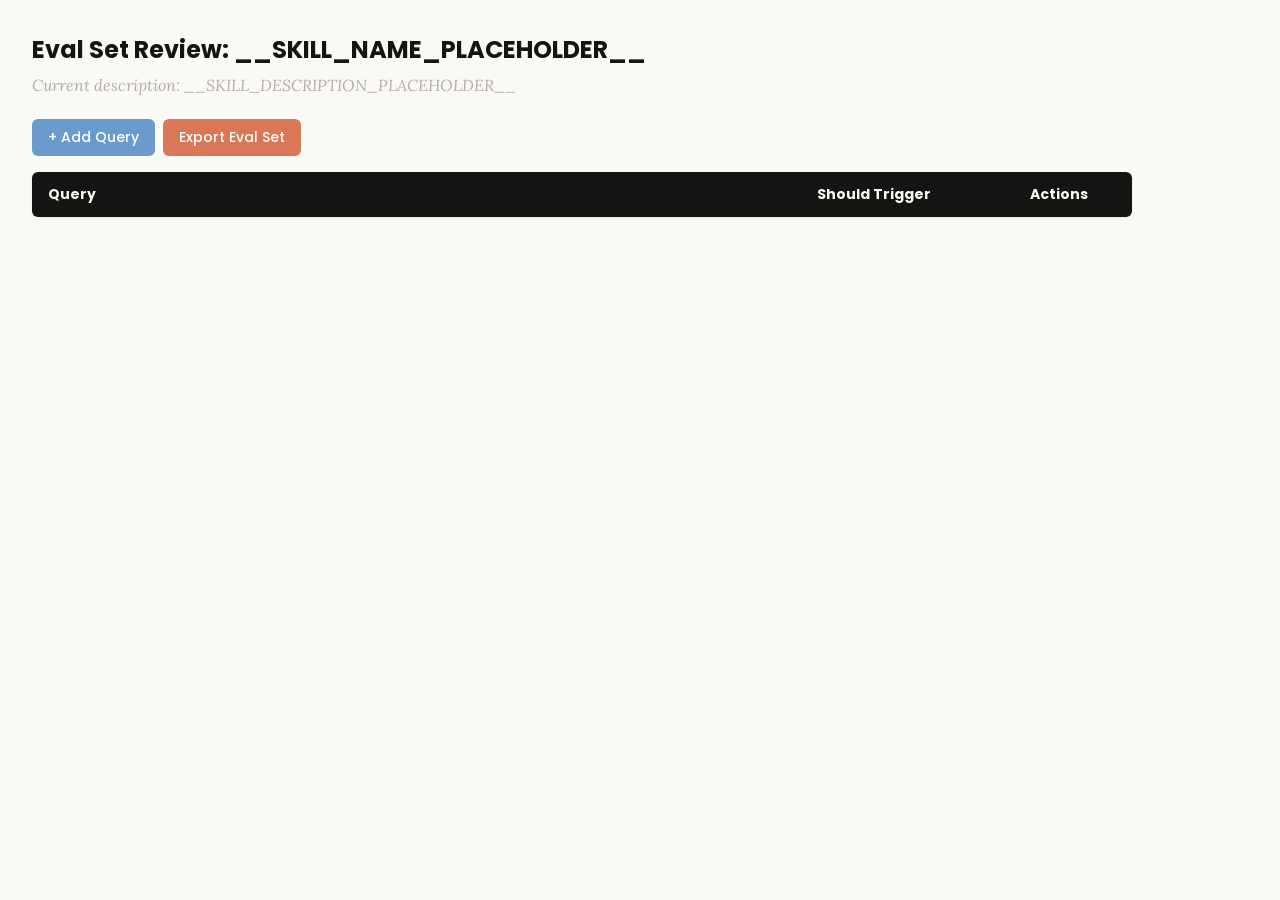
<file: skills/skill-creator/assets/eval_review.html>
<!DOCTYPE html>
<html lang="en">
<head>
  <meta charset="UTF-8">
  <meta name="viewport" content="width=device-width, initial-scale=1.0">
  <title>Eval Set Review - __SKILL_NAME_PLACEHOLDER__</title>
  <link rel="preconnect" href="https://fonts.googleapis.com">
  <link rel="preconnect" href="https://fonts.gstatic.com" crossorigin>
  <link href="https://fonts.googleapis.com/css2?family=Poppins:wght@500;600&family=Lora:wght@400;500&display=swap" rel="stylesheet">
  <style>
    * { box-sizing: border-box; margin: 0; padding: 0; }
    body { font-family: 'Lora', Georgia, serif; background: #faf9f5; padding: 2rem; color: #141413; }
    h1 { font-family: 'Poppins', sans-serif; margin-bottom: 0.5rem; font-size: 1.5rem; }
    .description { color: #b0aea5; margin-bottom: 1.5rem; font-style: italic; max-width: 900px; }
    .controls { margin-bottom: 1rem; display: flex; gap: 0.5rem; }
    .btn { font-family: 'Poppins', sans-serif; padding: 0.5rem 1rem; border: none; border-radius: 6px; cursor: pointer; font-size: 0.875rem; font-weight: 500; }
    .btn-add { background: #6a9bcc; color: white; }
    .btn-add:hover { background: #5889b8; }
    .btn-export { background: #d97757; color: white; }
    .btn-export:hover { background: #c4613f; }
    table { width: 100%; max-width: 1100px; border-collapse: collapse; background: white; border-radius: 6px; overflow: hidden; box-shadow: 0 1px 3px rgba(0,0,0,0.08); }
    th { font-family: 'Poppins', sans-serif; background: #141413; color: #faf9f5; padding: 0.75rem 1rem; text-align: left; font-size: 0.875rem; }
    td { padding: 0.75rem 1rem; border-bottom: 1px solid #e8e6dc; vertical-align: top; }
    tr:nth-child(even) td { background: #faf9f5; }
    tr:hover td { background: #f3f1ea; }
    .section-header td { background: #e8e6dc; font-family: 'Poppins', sans-serif; font-weight: 500; font-size: 0.8rem; color: #141413; text-transform: uppercase; letter-spacing: 0.05em; }
    .query-input { width: 100%; padding: 0.4rem; border: 1px solid #e8e6dc; border-radius: 4px; font-size: 0.875rem; font-family: 'Lora', Georgia, serif; resize: vertical; min-height: 60px; }
    .query-input:focus { outline: none; border-color: #d97757; box-shadow: 0 0 0 2px rgba(217,119,87,0.15); }
    .toggle { position: relative; display: inline-block; width: 44px; height: 24px; }
    .toggle input { opacity: 0; width: 0; height: 0; }
    .toggle .slider { position: absolute; inset: 0; background: #b0aea5; border-radius: 24px; cursor: pointer; transition: 0.2s; }
    .toggle .slider::before { content: ""; position: absolute; width: 18px; height: 18px; left: 3px; bottom: 3px; background: white; border-radius: 50%; transition: 0.2s; }
    .toggle input:checked + .slider { background: #d97757; }
    .toggle input:checked + .slider::before { transform: translateX(20px); }
    .btn-delete { background: #c44; color: white; padding: 0.3rem 0.6rem; border: none; border-radius: 4px; cursor: pointer; font-size: 0.75rem; font-family: 'Poppins', sans-serif; }
    .btn-delete:hover { background: #a33; }
    .summary { margin-top: 1rem; color: #b0aea5; font-size: 0.875rem; }
  </style>
</head>
<body>
  <h1>Eval Set Review: <span id="skill-name">__SKILL_NAME_PLACEHOLDER__</span></h1>
  <p class="description">Current description: <span id="skill-desc">__SKILL_DESCRIPTION_PLACEHOLDER__</span></p>

  <div class="controls">
    <button class="btn btn-add" onclick="addRow()">+ Add Query</button>
    <button class="btn btn-export" onclick="exportEvalSet()">Export Eval Set</button>
  </div>

  <table>
    <thead>
      <tr>
        <th style="width:65%">Query</th>
        <th style="width:18%">Should Trigger</th>
        <th style="width:10%">Actions</th>
      </tr>
    </thead>
    <tbody id="eval-body"></tbody>
  </table>

  <p class="summary" id="summary"></p>

  <script>
    const EVAL_DATA = __EVAL_DATA_PLACEHOLDER__;

    let evalItems = [...EVAL_DATA];

    function render() {
      const tbody = document.getElementById('eval-body');
      tbody.innerHTML = '';

      // Sort: should-trigger first, then should-not-trigger
      const sorted = evalItems
        .map((item, origIdx) => ({ ...item, origIdx }))
        .sort((a, b) => (b.should_trigger ? 1 : 0) - (a.should_trigger ? 1 : 0));

      let lastGroup = null;
      sorted.forEach(item => {
        const group = item.should_trigger ? 'trigger' : 'no-trigger';
        if (group !== lastGroup) {
          const headerRow = document.createElement('tr');
          headerRow.className = 'section-header';
          headerRow.innerHTML = `<td colspan="3">${item.should_trigger ? 'Should Trigger' : 'Should NOT Trigger'}</td>`;
          tbody.appendChild(headerRow);
          lastGroup = group;
        }

        const idx = item.origIdx;
        const tr = document.createElement('tr');
        tr.innerHTML = `
          <td><textarea class="query-input" onchange="updateQuery(${idx}, this.value)">${escapeHtml(item.query)}</textarea></td>
          <td>
            <label class="toggle">
              <input type="checkbox" ${item.should_trigger ? 'checked' : ''} onchange="updateTrigger(${idx}, this.checked)">
              <span class="slider"></span>
            </label>
            <span style="margin-left:8px;font-size:0.8rem;color:#b0aea5">${item.should_trigger ? 'Yes' : 'No'}</span>
          </td>
          <td><button class="btn-delete" onclick="deleteRow(${idx})">Delete</button></td>
        `;
        tbody.appendChild(tr);
      });
      updateSummary();
    }

    function escapeHtml(text) {
      const div = document.createElement('div');
      div.textContent = text;
      return div.innerHTML;
    }

    function updateQuery(idx, value) { evalItems[idx].query = value; updateSummary(); }
    function updateTrigger(idx, value) { evalItems[idx].should_trigger = value; render(); }
    function deleteRow(idx) { evalItems.splice(idx, 1); render(); }

    function addRow() {
      evalItems.push({ query: '', should_trigger: true });
      render();
      const inputs = document.querySelectorAll('.query-input');
      inputs[inputs.length - 1].focus();
    }

    function updateSummary() {
      const trigger = evalItems.filter(i => i.should_trigger).length;
      const noTrigger = evalItems.filter(i => !i.should_trigger).length;
      document.getElementById('summary').textContent =
        `${evalItems.length} queries total: ${trigger} should trigger, ${noTrigger} should not trigger`;
    }

    function exportEvalSet() {
      const valid = evalItems.filter(i => i.query.trim() !== '');
      const data = valid.map(i => ({ query: i.query.trim(), should_trigger: i.should_trigger }));
      const blob = new Blob([JSON.stringify(data, null, 2)], { type: 'application/json' });
      const url = URL.createObjectURL(blob);
      const a = document.createElement('a');
      a.href = url;
      a.download = 'eval_set.json';
      document.body.appendChild(a);
      a.click();
      document.body.removeChild(a);
      URL.revokeObjectURL(url);
    }

    render();
  </script>
</body>
</html>
</file>
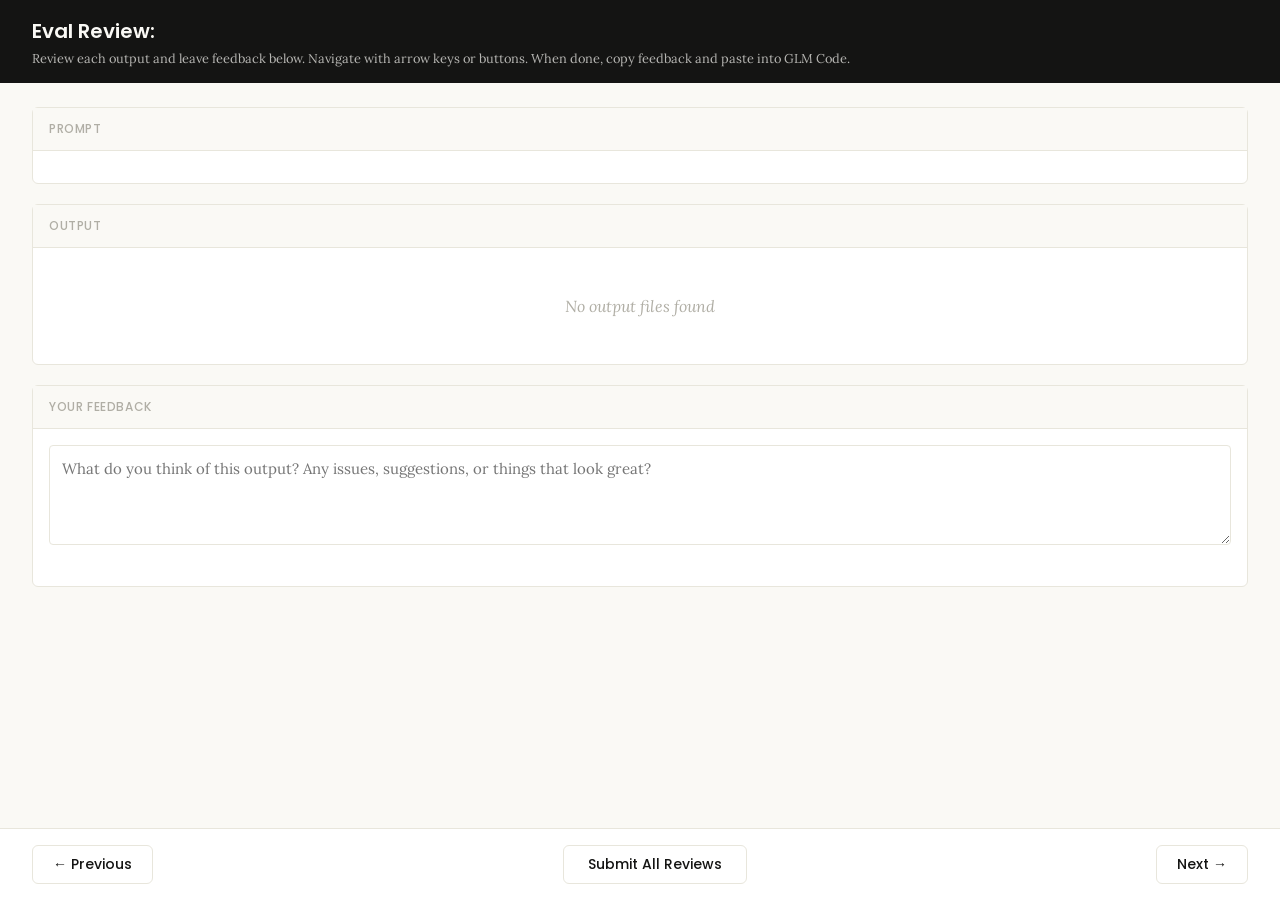
<file: skills/skill-creator/eval-viewer/viewer.html>
<!DOCTYPE html>
<html lang="en">
<head>
  <meta charset="UTF-8">
  <meta name="viewport" content="width=device-width, initial-scale=1.0">
  <title>Eval Review</title>
  <link rel="preconnect" href="https://fonts.googleapis.com">
  <link rel="preconnect" href="https://fonts.gstatic.com" crossorigin>
  <link href="https://fonts.googleapis.com/css2?family=Poppins:wght@500;600&family=Lora:wght@400;500&display=swap" rel="stylesheet">
  <script src="https://cdn.sheetjs.com/xlsx-0.20.3/package/dist/xlsx.full.min.js" integrity="sha384-EnyY0/GSHQGSxSgMwaIPzSESbqoOLSexfnSMN2AP+39Ckmn92stwABZynq1JyzdT" crossorigin="anonymous"></script>
  <style>
    :root {
      --bg: #faf9f5;
      --surface: #ffffff;
      --border: #e8e6dc;
      --text: #141413;
      --text-muted: #b0aea5;
      --accent: #d97757;
      --accent-hover: #c4613f;
      --green: #788c5d;
      --green-bg: #eef2e8;
      --red: #c44;
      --red-bg: #fceaea;
      --header-bg: #141413;
      --header-text: #faf9f5;
      --radius: 6px;
    }

    * { box-sizing: border-box; margin: 0; padding: 0; }

    body {
      font-family: 'Lora', Georgia, serif;
      background: var(--bg);
      color: var(--text);
      height: 100vh;
      display: flex;
      flex-direction: column;
    }

    /* ---- Header ---- */
    .header {
      background: var(--header-bg);
      color: var(--header-text);
      padding: 1rem 2rem;
      display: flex;
      justify-content: space-between;
      align-items: center;
      flex-shrink: 0;
    }
    .header h1 {
      font-family: 'Poppins', sans-serif;
      font-size: 1.25rem;
      font-weight: 600;
    }
    .header .instructions {
      font-size: 0.8rem;
      opacity: 0.7;
      margin-top: 0.25rem;
    }
    .header .progress {
      font-size: 0.875rem;
      opacity: 0.8;
      text-align: right;
    }

    /* ---- Main content ---- */
    .main {
      flex: 1;
      overflow-y: auto;
      padding: 1.5rem 2rem;
      display: flex;
      flex-direction: column;
      gap: 1.25rem;
    }

    /* ---- Sections ---- */
    .section {
      background: var(--surface);
      border: 1px solid var(--border);
      border-radius: var(--radius);
      flex-shrink: 0;
    }
    .section-header {
      font-family: 'Poppins', sans-serif;
      padding: 0.75rem 1rem;
      font-size: 0.75rem;
      font-weight: 500;
      text-transform: uppercase;
      letter-spacing: 0.05em;
      color: var(--text-muted);
      border-bottom: 1px solid var(--border);
      background: var(--bg);
    }
    .section-body {
      padding: 1rem;
    }

    /* ---- Config badge ---- */
    .config-badge {
      display: inline-block;
      padding: 0.2rem 0.625rem;
      border-radius: 9999px;
      font-family: 'Poppins', sans-serif;
      font-size: 0.6875rem;
      font-weight: 600;
      text-transform: uppercase;
      letter-spacing: 0.03em;
      margin-left: 0.75rem;
      vertical-align: middle;
    }
    .config-badge.config-primary {
      background: rgba(33, 150, 243, 0.12);
      color: #1976d2;
    }
    .config-badge.config-baseline {
      background: rgba(255, 193, 7, 0.15);
      color: #f57f17;
    }

    /* ---- Prompt ---- */
    .prompt-text {
      white-space: pre-wrap;
      font-size: 0.9375rem;
      line-height: 1.6;
    }

    /* ---- Outputs ---- */
    .output-file {
      border: 1px solid var(--border);
      border-radius: var(--radius);
      overflow: hidden;
    }
    .output-file + .output-file {
      margin-top: 1rem;
    }
    .output-file-header {
      padding: 0.5rem 0.75rem;
      font-size: 0.8rem;
      font-weight: 600;
      color: var(--text-muted);
      background: var(--bg);
      border-bottom: 1px solid var(--border);
      font-family: 'SF Mono', SFMono-Regular, Consolas, 'Liberation Mono', Menlo, monospace;
      display: flex;
      justify-content: space-between;
      align-items: center;
    }
    .output-file-header .dl-btn {
      font-size: 0.7rem;
      color: var(--accent);
      text-decoration: none;
      cursor: pointer;
      font-family: -apple-system, BlinkMacSystemFont, 'Segoe UI', sans-serif;
      font-weight: 500;
      opacity: 0.8;
    }
    .output-file-header .dl-btn:hover {
      opacity: 1;
      text-decoration: underline;
    }
    .output-file-content {
      padding: 0.75rem;
      overflow-x: auto;
    }
    .output-file-content pre {
      font-size: 0.8125rem;
      line-height: 1.5;
      white-space: pre-wrap;
      word-break: break-word;
      font-family: 'SF Mono', SFMono-Regular, Consolas, 'Liberation Mono', Menlo, monospace;
    }
    .output-file-content img {
      max-width: 100%;
      height: auto;
      border-radius: 4px;
    }
    .output-file-content iframe {
      width: 100%;
      height: 600px;
      border: none;
    }
    .output-file-content table {
      border-collapse: collapse;
      font-size: 0.8125rem;
      width: 100%;
    }
    .output-file-content table td,
    .output-file-content table th {
      border: 1px solid var(--border);
      padding: 0.375rem 0.5rem;
      text-align: left;
    }
    .output-file-content table th {
      background: var(--bg);
      font-weight: 600;
    }
    .output-file-content .download-link {
      display: inline-flex;
      align-items: center;
      gap: 0.5rem;
      padding: 0.5rem 1rem;
      background: var(--bg);
      border: 1px solid var(--border);
      border-radius: 4px;
      color: var(--accent);
      text-decoration: none;
      font-size: 0.875rem;
      cursor: pointer;
    }
    .output-file-content .download-link:hover {
      background: var(--border);
    }
    .empty-state {
      color: var(--text-muted);
      font-style: italic;
      padding: 2rem;
      text-align: center;
    }

    /* ---- Feedback ---- */
    .prev-feedback {
      background: var(--bg);
      border: 1px solid var(--border);
      border-radius: 4px;
      padding: 0.625rem 0.75rem;
      margin-top: 0.75rem;
      font-size: 0.8125rem;
      color: var(--text-muted);
      line-height: 1.5;
    }
    .prev-feedback-label {
      font-size: 0.7rem;
      font-weight: 600;
      text-transform: uppercase;
      letter-spacing: 0.04em;
      margin-bottom: 0.25rem;
      color: var(--text-muted);
    }
    .feedback-textarea {
      width: 100%;
      min-height: 100px;
      padding: 0.75rem;
      border: 1px solid var(--border);
      border-radius: 4px;
      font-family: inherit;
      font-size: 0.9375rem;
      line-height: 1.5;
      resize: vertical;
      color: var(--text);
    }
    .feedback-textarea:focus {
      outline: none;
      border-color: var(--accent);
      box-shadow: 0 0 0 3px rgba(37, 99, 235, 0.1);
    }
    .feedback-status {
      font-size: 0.75rem;
      color: var(--text-muted);
      margin-top: 0.5rem;
      min-height: 1.1em;
    }

    /* ---- Grades (collapsible) ---- */
    .grades-toggle {
      display: flex;
      align-items: center;
      cursor: pointer;
      user-select: none;
    }
    .grades-toggle:hover {
      color: var(--accent);
    }
    .grades-toggle .arrow {
      margin-right: 0.5rem;
      transition: transform 0.15s;
      font-size: 0.75rem;
    }
    .grades-toggle .arrow.open {
      transform: rotate(90deg);
    }
    .grades-content {
      display: none;
      margin-top: 0.75rem;
    }
    .grades-content.open {
      display: block;
    }
    .grades-summary {
      font-size: 0.875rem;
      margin-bottom: 0.75rem;
      display: flex;
      align-items: center;
      gap: 0.5rem;
    }
    .grade-badge {
      display: inline-block;
      padding: 0.125rem 0.5rem;
      border-radius: 9999px;
      font-size: 0.75rem;
      font-weight: 600;
    }
    .grade-pass { background: var(--green-bg); color: var(--green); }
    .grade-fail { background: var(--red-bg); color: var(--red); }
    .assertion-list {
      list-style: none;
    }
    .assertion-item {
      padding: 0.625rem 0;
      border-bottom: 1px solid var(--border);
      font-size: 0.8125rem;
    }
    .assertion-item:last-child { border-bottom: none; }
    .assertion-status {
      font-weight: 600;
      margin-right: 0.5rem;
    }
    .assertion-status.pass { color: var(--green); }
    .assertion-status.fail { color: var(--red); }
    .assertion-evidence {
      color: var(--text-muted);
      font-size: 0.75rem;
      margin-top: 0.25rem;
      padding-left: 1.5rem;
    }

    /* ---- View tabs ---- */
    .view-tabs {
      display: flex;
      gap: 0;
      padding: 0 2rem;
      background: var(--bg);
      border-bottom: 1px solid var(--border);
      flex-shrink: 0;
    }
    .view-tab {
      font-family: 'Poppins', sans-serif;
      padding: 0.625rem 1.25rem;
      font-size: 0.8125rem;
      font-weight: 500;
      cursor: pointer;
      border: none;
      background: none;
      color: var(--text-muted);
      border-bottom: 2px solid transparent;
      transition: all 0.15s;
    }
    .view-tab:hover { color: var(--text); }
    .view-tab.active {
      color: var(--accent);
      border-bottom-color: var(--accent);
    }
    .view-panel { display: none; }
    .view-panel.active { display: flex; flex-direction: column; flex: 1; overflow: hidden; }

    /* ---- Benchmark view ---- */
    .benchmark-view {
      padding: 1.5rem 2rem;
      overflow-y: auto;
      flex: 1;
    }
    .benchmark-table {
      border-collapse: collapse;
      background: var(--surface);
      border: 1px solid var(--border);
      border-radius: var(--radius);
      font-size: 0.8125rem;
      width: 100%;
      margin-bottom: 1.5rem;
    }
    .benchmark-table th, .benchmark-table td {
      padding: 0.625rem 0.75rem;
      text-align: left;
      border: 1px solid var(--border);
    }
    .benchmark-table th {
      font-family: 'Poppins', sans-serif;
      background: var(--header-bg);
      color: var(--header-text);
      font-weight: 500;
      font-size: 0.75rem;
      text-transform: uppercase;
      letter-spacing: 0.04em;
    }
    .benchmark-table tr:hover { background: var(--bg); }
    .benchmark-table tr.benchmark-row-with { background: rgba(33, 150, 243, 0.06); }
    .benchmark-table tr.benchmark-row-without { background: rgba(255, 193, 7, 0.06); }
    .benchmark-table tr.benchmark-row-with:hover { background: rgba(33, 150, 243, 0.12); }
    .benchmark-table tr.benchmark-row-without:hover { background: rgba(255, 193, 7, 0.12); }
    .benchmark-table tr.benchmark-row-avg { font-weight: 600; border-top: 2px solid var(--border); }
    .benchmark-table tr.benchmark-row-avg.benchmark-row-with { background: rgba(33, 150, 243, 0.12); }
    .benchmark-table tr.benchmark-row-avg.benchmark-row-without { background: rgba(255, 193, 7, 0.12); }
    .benchmark-delta-positive { color: var(--green); font-weight: 600; }
    .benchmark-delta-negative { color: var(--red); font-weight: 600; }
    .benchmark-notes {
      background: var(--surface);
      border: 1px solid var(--border);
      border-radius: var(--radius);
      padding: 1rem;
    }
    .benchmark-notes h3 {
      font-family: 'Poppins', sans-serif;
      font-size: 0.875rem;
      margin-bottom: 0.75rem;
    }
    .benchmark-notes ul {
      list-style: disc;
      padding-left: 1.25rem;
    }
    .benchmark-notes li {
      font-size: 0.8125rem;
      line-height: 1.6;
      margin-bottom: 0.375rem;
    }
    .benchmark-empty {
      color: var(--text-muted);
      font-style: italic;
      text-align: center;
      padding: 3rem;
    }

    /* ---- Navigation ---- */
    .nav {
      display: flex;
      justify-content: space-between;
      align-items: center;
      padding: 1rem 2rem;
      border-top: 1px solid var(--border);
      background: var(--surface);
      flex-shrink: 0;
    }
    .nav-btn {
      font-family: 'Poppins', sans-serif;
      padding: 0.5rem 1.25rem;
      border: 1px solid var(--border);
      border-radius: var(--radius);
      background: var(--surface);
      cursor: pointer;
      font-size: 0.875rem;
      font-weight: 500;
      color: var(--text);
      transition: all 0.15s;
    }
    .nav-btn:hover:not(:disabled) {
      background: var(--bg);
      border-color: var(--text-muted);
    }
    .nav-btn:disabled {
      opacity: 0.4;
      cursor: not-allowed;
    }
    .done-btn {
      font-family: 'Poppins', sans-serif;
      padding: 0.5rem 1.5rem;
      border: 1px solid var(--border);
      border-radius: var(--radius);
      background: var(--surface);
      color: var(--text);
      cursor: pointer;
      font-size: 0.875rem;
      font-weight: 500;
      transition: all 0.15s;
    }
    .done-btn:hover {
      background: var(--bg);
      border-color: var(--text-muted);
    }
    .done-btn.ready {
      border: none;
      background: var(--accent);
      color: white;
      font-weight: 600;
    }
    .done-btn.ready:hover {
      background: var(--accent-hover);
    }
    /* ---- Done overlay ---- */
    .done-overlay {
      display: none;
      position: fixed;
      inset: 0;
      background: rgba(0, 0, 0, 0.5);
      z-index: 100;
      justify-content: center;
      align-items: center;
    }
    .done-overlay.visible {
      display: flex;
    }
    .done-card {
      background: var(--surface);
      border-radius: 12px;
      padding: 2rem 3rem;
      text-align: center;
      box-shadow: 0 20px 60px rgba(0, 0, 0, 0.3);
      max-width: 500px;
    }
    .done-card h2 {
      font-size: 1.5rem;
      margin-bottom: 0.5rem;
    }
    .done-card p {
      color: var(--text-muted);
      margin-bottom: 1.5rem;
      line-height: 1.5;
    }
    .done-card .btn-row {
      display: flex;
      gap: 0.5rem;
      justify-content: center;
    }
    .done-card button {
      padding: 0.5rem 1.25rem;
      border: 1px solid var(--border);
      border-radius: var(--radius);
      background: var(--surface);
      cursor: pointer;
      font-size: 0.875rem;
    }
    .done-card button:hover {
      background: var(--bg);
    }
    /* ---- Toast ---- */
    .toast {
      position: fixed;
      bottom: 5rem;
      left: 50%;
      transform: translateX(-50%);
      background: var(--header-bg);
      color: var(--header-text);
      padding: 0.625rem 1.25rem;
      border-radius: var(--radius);
      font-size: 0.875rem;
      opacity: 0;
      transition: opacity 0.3s;
      pointer-events: none;
      z-index: 200;
    }
    .toast.visible {
      opacity: 1;
    }
  </style>
</head>
<body>
  <div id="app" style="height:100vh; display:flex; flex-direction:column;">
    <div class="header">
      <div>
        <h1>Eval Review: <span id="skill-name"></span></h1>
        <div class="instructions">Review each output and leave feedback below. Navigate with arrow keys or buttons. When done, copy feedback and paste into GLM Code.</div>
      </div>
      <div class="progress" id="progress"></div>
    </div>

    <!-- View tabs (only shown when benchmark data exists) -->
    <div class="view-tabs" id="view-tabs" style="display:none;">
      <button class="view-tab active" onclick="switchView('outputs')">Outputs</button>
      <button class="view-tab" onclick="switchView('benchmark')">Benchmark</button>
    </div>

    <!-- Outputs panel (qualitative review) -->
    <div class="view-panel active" id="panel-outputs">
    <div class="main">
      <!-- Prompt -->
      <div class="section">
        <div class="section-header">Prompt <span class="config-badge" id="config-badge" style="display:none;"></span></div>
        <div class="section-body">
          <div class="prompt-text" id="prompt-text"></div>
        </div>
      </div>

      <!-- Outputs -->
      <div class="section">
        <div class="section-header">Output</div>
        <div class="section-body" id="outputs-body">
          <div class="empty-state">No output files found</div>
        </div>
      </div>

      <!-- Previous Output (collapsible) -->
      <div class="section" id="prev-outputs-section" style="display:none;">
        <div class="section-header">
          <div class="grades-toggle" onclick="togglePrevOutputs()">
            <span class="arrow" id="prev-outputs-arrow">&#9654;</span>
            Previous Output
          </div>
        </div>
        <div class="grades-content" id="prev-outputs-content"></div>
      </div>

      <!-- Grades (collapsible) -->
      <div class="section" id="grades-section" style="display:none;">
        <div class="section-header">
          <div class="grades-toggle" onclick="toggleGrades()">
            <span class="arrow" id="grades-arrow">&#9654;</span>
            Formal Grades
          </div>
        </div>
        <div class="grades-content" id="grades-content"></div>
      </div>

      <!-- Feedback -->
      <div class="section">
        <div class="section-header">Your Feedback</div>
        <div class="section-body">
          <textarea
            class="feedback-textarea"
            id="feedback"
            placeholder="What do you think of this output? Any issues, suggestions, or things that look great?"
          ></textarea>
          <div class="feedback-status" id="feedback-status"></div>
          <div class="prev-feedback" id="prev-feedback" style="display:none;">
            <div class="prev-feedback-label">Previous feedback</div>
            <div id="prev-feedback-text"></div>
          </div>
        </div>
      </div>
    </div>

    <div class="nav" id="outputs-nav">
      <button class="nav-btn" id="prev-btn" onclick="navigate(-1)">&#8592; Previous</button>
      <button class="done-btn" id="done-btn" onclick="showDoneDialog()">Submit All Reviews</button>
      <button class="nav-btn" id="next-btn" onclick="navigate(1)">Next &#8594;</button>
    </div>
    </div><!-- end panel-outputs -->

    <!-- Benchmark panel (quantitative stats) -->
    <div class="view-panel" id="panel-benchmark">
      <div class="benchmark-view" id="benchmark-content">
        <div class="benchmark-empty">No benchmark data available. Run a benchmark to see quantitative results here.</div>
      </div>
    </div>
  </div>

  <!-- Done overlay -->
  <div class="done-overlay" id="done-overlay">
    <div class="done-card">
      <h2>Review Complete</h2>
      <p>Your feedback has been saved. Go back to your GLM Code session and tell GLM you're done reviewing.</p>
      <div class="btn-row">
        <button onclick="closeDoneDialog()">OK</button>
      </div>
    </div>
  </div>

  <!-- Toast -->
  <div class="toast" id="toast"></div>

  <script>
    // ---- Embedded data (injected by generate_review.py) ----
    /*__EMBEDDED_DATA__*/

    // ---- State ----
    let feedbackMap = {};  // run_id -> feedback text
    let currentIndex = 0;
    let visitedRuns = new Set();

    // ---- Init ----
    async function init() {
      // Load saved feedback from server — but only if this isn't a fresh
      // iteration (indicated by previous_feedback being present). When
      // previous feedback exists, the feedback.json on disk is stale from
      // the prior iteration and should not pre-fill the textareas.
      const hasPrevious = Object.keys(EMBEDDED_DATA.previous_feedback || {}).length > 0
        || Object.keys(EMBEDDED_DATA.previous_outputs || {}).length > 0;
      if (!hasPrevious) {
        try {
          const resp = await fetch("/api/feedback");
          const data = await resp.json();
          if (data.reviews) {
            for (const r of data.reviews) feedbackMap[r.run_id] = r.feedback;
          }
        } catch { /* first run, no feedback yet */ }
      }

      document.getElementById("skill-name").textContent = EMBEDDED_DATA.skill_name;
      showRun(0);

      // Wire up feedback auto-save
      const textarea = document.getElementById("feedback");
      let saveTimeout = null;
      textarea.addEventListener("input", () => {
        clearTimeout(saveTimeout);
        document.getElementById("feedback-status").textContent = "";
        saveTimeout = setTimeout(() => saveCurrentFeedback(), 800);
      });
    }

    // ---- Navigation ----
    function navigate(delta) {
      const newIndex = currentIndex + delta;
      if (newIndex >= 0 && newIndex < EMBEDDED_DATA.runs.length) {
        saveCurrentFeedback();
        showRun(newIndex);
      }
    }

    function updateNavButtons() {
      document.getElementById("prev-btn").disabled = currentIndex === 0;
      document.getElementById("next-btn").disabled =
        currentIndex === EMBEDDED_DATA.runs.length - 1;
    }

    // ---- Show a run ----
    function showRun(index) {
      currentIndex = index;
      const run = EMBEDDED_DATA.runs[index];

      // Progress
      document.getElementById("progress").textContent =
        `${index + 1} of ${EMBEDDED_DATA.runs.length}`;

      // Prompt
      document.getElementById("prompt-text").textContent = run.prompt;

      // Config badge
      const badge = document.getElementById("config-badge");
      const configMatch = run.id.match(/(with_skill|without_skill|new_skill|old_skill)/);
      if (configMatch) {
        const config = configMatch[1];
        const isBaseline = config === "without_skill" || config === "old_skill";
        badge.textContent = config.replace(/_/g, " ");
        badge.className = "config-badge " + (isBaseline ? "config-baseline" : "config-primary");
        badge.style.display = "inline-block";
      } else {
        badge.style.display = "none";
      }

      // Outputs
      renderOutputs(run);

      // Previous outputs
      renderPrevOutputs(run);

      // Grades
      renderGrades(run);

      // Previous feedback
      const prevFb = (EMBEDDED_DATA.previous_feedback || {})[run.id];
      const prevEl = document.getElementById("prev-feedback");
      if (prevFb) {
        document.getElementById("prev-feedback-text").textContent = prevFb;
        prevEl.style.display = "block";
      } else {
        prevEl.style.display = "none";
      }

      // Feedback
      document.getElementById("feedback").value = feedbackMap[run.id] || "";
      document.getElementById("feedback-status").textContent = "";

      updateNavButtons();

      // Track visited runs and promote done button when all visited
      visitedRuns.add(index);
      const doneBtn = document.getElementById("done-btn");
      if (visitedRuns.size >= EMBEDDED_DATA.runs.length) {
        doneBtn.classList.add("ready");
      }

      // Scroll main content to top
      document.querySelector(".main").scrollTop = 0;
    }

    // ---- Render outputs ----
    function renderOutputs(run) {
      const container = document.getElementById("outputs-body");
      container.innerHTML = "";

      const outputs = run.outputs || [];
      if (outputs.length === 0) {
        container.innerHTML = '<div class="empty-state">No output files</div>';
        return;
      }

      for (const file of outputs) {
        const fileDiv = document.createElement("div");
        fileDiv.className = "output-file";

        // Always show file header with download link
        const header = document.createElement("div");
        header.className = "output-file-header";
        const nameSpan = document.createElement("span");
        nameSpan.textContent = file.name;
        header.appendChild(nameSpan);
        const dlBtn = document.createElement("a");
        dlBtn.className = "dl-btn";
        dlBtn.textContent = "Download";
        dlBtn.download = file.name;
        dlBtn.href = getDownloadUri(file);
        header.appendChild(dlBtn);
        fileDiv.appendChild(header);

        const content = document.createElement("div");
        content.className = "output-file-content";

        if (file.type === "text") {
          const pre = document.createElement("pre");
          pre.textContent = file.content;
          content.appendChild(pre);
        } else if (file.type === "image") {
          const img = document.createElement("img");
          img.src = file.data_uri;
          img.alt = file.name;
          content.appendChild(img);
        } else if (file.type === "pdf") {
          const iframe = document.createElement("iframe");
          iframe.src = file.data_uri;
          content.appendChild(iframe);
        } else if (file.type === "xlsx") {
          renderXlsx(content, file.data_b64);
        } else if (file.type === "binary") {
          const a = document.createElement("a");
          a.className = "download-link";
          a.href = file.data_uri;
          a.download = file.name;
          a.textContent = "Download " + file.name;
          content.appendChild(a);
        } else if (file.type === "error") {
          const pre = document.createElement("pre");
          pre.textContent = file.content;
          pre.style.color = "var(--red)";
          content.appendChild(pre);
        }

        fileDiv.appendChild(content);
        container.appendChild(fileDiv);
      }
    }

    // ---- XLSX rendering via SheetJS ----
    function renderXlsx(container, b64Data) {
      try {
        const raw = Uint8Array.from(atob(b64Data), c => c.charCodeAt(0));
        const wb = XLSX.read(raw, { type: "array" });

        for (let i = 0; i < wb.SheetNames.length; i++) {
          const sheetName = wb.SheetNames[i];
          const ws = wb.Sheets[sheetName];

          if (wb.SheetNames.length > 1) {
            const sheetLabel = document.createElement("div");
            sheetLabel.style.cssText =
              "font-weight:600; font-size:0.8rem; color:#b0aea5; margin-top:0.5rem; margin-bottom:0.25rem;";
            sheetLabel.textContent = "Sheet: " + sheetName;
            container.appendChild(sheetLabel);
          }

          const htmlStr = XLSX.utils.sheet_to_html(ws, { editable: false });
          const wrapper = document.createElement("div");
          wrapper.innerHTML = htmlStr;
          container.appendChild(wrapper);
        }
      } catch (err) {
        container.textContent = "Error rendering spreadsheet: " + err.message;
      }
    }

    // ---- Grades ----
    function renderGrades(run) {
      const section = document.getElementById("grades-section");
      const content = document.getElementById("grades-content");

      if (!run.grading) {
        section.style.display = "none";
        return;
      }

      const grading = run.grading;
      section.style.display = "block";
      // Reset to collapsed
      content.classList.remove("open");
      document.getElementById("grades-arrow").classList.remove("open");

      const summary = grading.summary || {};
      const expectations = grading.expectations || [];

      let html = '<div style="padding: 1rem;">';

      // Summary line
      const passRate = summary.pass_rate != null
        ? Math.round(summary.pass_rate * 100) + "%"
        : "?";
      const badgeClass = summary.pass_rate >= 0.8 ? "grade-pass" : summary.pass_rate >= 0.5 ? "" : "grade-fail";
      html += '<div class="grades-summary">';
      html += '<span class="grade-badge ' + badgeClass + '">' + passRate + '</span>';
      html += '<span>' + (summary.passed || 0) + ' passed, ' + (summary.failed || 0) + ' failed of ' + (summary.total || 0) + '</span>';
      html += '</div>';

      // Assertions list
      html += '<ul class="assertion-list">';
      for (const exp of expectations) {
        const statusClass = exp.passed ? "pass" : "fail";
        const statusIcon = exp.passed ? "\u2713" : "\u2717";
        html += '<li class="assertion-item">';
        html += '<span class="assertion-status ' + statusClass + '">' + statusIcon + '</span>';
        html += '<span>' + escapeHtml(exp.text) + '</span>';
        if (exp.evidence) {
          html += '<div class="assertion-evidence">' + escapeHtml(exp.evidence) + '</div>';
        }
        html += '</li>';
      }
      html += '</ul>';

      html += '</div>';
      content.innerHTML = html;
    }

    function toggleGrades() {
      const content = document.getElementById("grades-content");
      const arrow = document.getElementById("grades-arrow");
      content.classList.toggle("open");
      arrow.classList.toggle("open");
    }

    // ---- Previous outputs (collapsible) ----
    function renderPrevOutputs(run) {
      const section = document.getElementById("prev-outputs-section");
      const content = document.getElementById("prev-outputs-content");
      const prevOutputs = (EMBEDDED_DATA.previous_outputs || {})[run.id];

      if (!prevOutputs || prevOutputs.length === 0) {
        section.style.display = "none";
        return;
      }

      section.style.display = "block";
      // Reset to collapsed
      content.classList.remove("open");
      document.getElementById("prev-outputs-arrow").classList.remove("open");

      // Render the files into the content area
      content.innerHTML = "";
      const wrapper = document.createElement("div");
      wrapper.style.padding = "1rem";

      for (const file of prevOutputs) {
        const fileDiv = document.createElement("div");
        fileDiv.className = "output-file";

        const header = document.createElement("div");
        header.className = "output-file-header";
        const nameSpan = document.createElement("span");
        nameSpan.textContent = file.name;
        header.appendChild(nameSpan);
        const dlBtn = document.createElement("a");
        dlBtn.className = "dl-btn";
        dlBtn.textContent = "Download";
        dlBtn.download = file.name;
        dlBtn.href = getDownloadUri(file);
        header.appendChild(dlBtn);
        fileDiv.appendChild(header);

        const fc = document.createElement("div");
        fc.className = "output-file-content";

        if (file.type === "text") {
          const pre = document.createElement("pre");
          pre.textContent = file.content;
          fc.appendChild(pre);
        } else if (file.type === "image") {
          const img = document.createElement("img");
          img.src = file.data_uri;
          img.alt = file.name;
          fc.appendChild(img);
        } else if (file.type === "pdf") {
          const iframe = document.createElement("iframe");
          iframe.src = file.data_uri;
          fc.appendChild(iframe);
        } else if (file.type === "xlsx") {
          renderXlsx(fc, file.data_b64);
        } else if (file.type === "binary") {
          const a = document.createElement("a");
          a.className = "download-link";
          a.href = file.data_uri;
          a.download = file.name;
          a.textContent = "Download " + file.name;
          fc.appendChild(a);
        }

        fileDiv.appendChild(fc);
        wrapper.appendChild(fileDiv);
      }

      content.appendChild(wrapper);
    }

    function togglePrevOutputs() {
      const content = document.getElementById("prev-outputs-content");
      const arrow = document.getElementById("prev-outputs-arrow");
      content.classList.toggle("open");
      arrow.classList.toggle("open");
    }

    // ---- Feedback (saved to server -> feedback.json) ----
    function saveCurrentFeedback() {
      const run = EMBEDDED_DATA.runs[currentIndex];
      const text = document.getElementById("feedback").value;

      if (text.trim() === "") {
        delete feedbackMap[run.id];
      } else {
        feedbackMap[run.id] = text;
      }

      // Build reviews array from map
      const reviews = [];
      for (const [run_id, feedback] of Object.entries(feedbackMap)) {
        if (feedback.trim()) {
          reviews.push({ run_id, feedback, timestamp: new Date().toISOString() });
        }
      }

      fetch("/api/feedback", {
        method: "POST",
        headers: { "Content-Type": "application/json" },
        body: JSON.stringify({ reviews, status: "in_progress" }),
      }).then(() => {
        document.getElementById("feedback-status").textContent = "Saved";
      }).catch(() => {
        // Static mode or server unavailable — no-op on auto-save,
        // feedback will be downloaded on final submit
        document.getElementById("feedback-status").textContent = "Will download on submit";
      });
    }

    // ---- Done ----
    function showDoneDialog() {
      // Save current textarea to feedbackMap (but don't POST yet)
      const run = EMBEDDED_DATA.runs[currentIndex];
      const text = document.getElementById("feedback").value;
      if (text.trim() === "") {
        delete feedbackMap[run.id];
      } else {
        feedbackMap[run.id] = text;
      }

      // POST once with status: complete — include ALL runs so the model
      // can distinguish "no feedback" (looks good) from "not reviewed"
      const reviews = [];
      const ts = new Date().toISOString();
      for (const r of EMBEDDED_DATA.runs) {
        reviews.push({ run_id: r.id, feedback: feedbackMap[r.id] || "", timestamp: ts });
      }
      const payload = JSON.stringify({ reviews, status: "complete" }, null, 2);
      fetch("/api/feedback", {
        method: "POST",
        headers: { "Content-Type": "application/json" },
        body: payload,
      }).then(() => {
        document.getElementById("done-overlay").classList.add("visible");
      }).catch(() => {
        // Server not available (static mode) — download as file
        const blob = new Blob([payload], { type: "application/json" });
        const url = URL.createObjectURL(blob);
        const a = document.createElement("a");
        a.href = url;
        a.download = "feedback.json";
        a.click();
        URL.revokeObjectURL(url);
        document.getElementById("done-overlay").classList.add("visible");
      });
    }

    function closeDoneDialog() {
      // Reset status back to in_progress
      saveCurrentFeedback();
      document.getElementById("done-overlay").classList.remove("visible");
    }

    // ---- Toast ----
    function showToast(message) {
      const toast = document.getElementById("toast");
      toast.textContent = message;
      toast.classList.add("visible");
      setTimeout(() => toast.classList.remove("visible"), 2000);
    }

    // ---- Keyboard nav ----
    document.addEventListener("keydown", (e) => {
      // Don't capture when typing in textarea
      if (e.target.tagName === "TEXTAREA") return;

      if (e.key === "ArrowLeft" || e.key === "ArrowUp") {
        e.preventDefault();
        navigate(-1);
      } else if (e.key === "ArrowRight" || e.key === "ArrowDown") {
        e.preventDefault();
        navigate(1);
      }
    });

    // ---- Util ----
    function getDownloadUri(file) {
      if (file.data_uri) return file.data_uri;
      if (file.data_b64) return "data:application/octet-stream;base64," + file.data_b64;
      if (file.type === "text") return "data:text/plain;charset=utf-8," + encodeURIComponent(file.content);
      return "#";
    }

    function escapeHtml(text) {
      const div = document.createElement("div");
      div.textContent = text;
      return div.innerHTML;
    }

    // ---- View switching ----
    function switchView(view) {
      document.querySelectorAll(".view-tab").forEach(t => t.classList.remove("active"));
      document.querySelectorAll(".view-panel").forEach(p => p.classList.remove("active"));
      document.querySelector(`[onclick="switchView('${view}')"]`).classList.add("active");
      document.getElementById("panel-" + view).classList.add("active");
    }

    // ---- Benchmark rendering ----
    function renderBenchmark() {
      const data = EMBEDDED_DATA.benchmark;
      if (!data) return;

      // Show the tabs
      document.getElementById("view-tabs").style.display = "flex";

      const container = document.getElementById("benchmark-content");
      const summary = data.run_summary || {};
      const metadata = data.metadata || {};
      const notes = data.notes || [];

      let html = "";

      // Header
      html += "<h2 style='font-family: Poppins, sans-serif; margin-bottom: 0.5rem;'>Benchmark Results</h2>";
      html += "<p style='color: var(--text-muted); font-size: 0.875rem; margin-bottom: 1.25rem;'>";
      if (metadata.skill_name) html += "<strong>" + escapeHtml(metadata.skill_name) + "</strong> &mdash; ";
      if (metadata.timestamp) html += metadata.timestamp + " &mdash; ";
      if (metadata.evals_run) html += "Evals: " + metadata.evals_run.join(", ") + " &mdash; ";
      html += (metadata.runs_per_configuration || "?") + " runs per configuration";
      html += "</p>";

      // Summary table
      html += '<table class="benchmark-table">';

      function fmtStat(stat, pct) {
        if (!stat) return "—";
        const suffix = pct ? "%" : "";
        const m = pct ? (stat.mean * 100).toFixed(0) : stat.mean.toFixed(1);
        const s = pct ? (stat.stddev * 100).toFixed(0) : stat.stddev.toFixed(1);
        return m + suffix + " ± " + s + suffix;
      }

      function deltaClass(val) {
        if (!val) return "";
        const n = parseFloat(val);
        if (n > 0) return "benchmark-delta-positive";
        if (n < 0) return "benchmark-delta-negative";
        return "";
      }

      // Discover config names dynamically (everything except "delta")
      const configs = Object.keys(summary).filter(k => k !== "delta");
      const configA = configs[0] || "config_a";
      const configB = configs[1] || "config_b";
      const labelA = configA.replace(/_/g, " ").replace(/\b\w/g, c => c.toUpperCase());
      const labelB = configB.replace(/_/g, " ").replace(/\b\w/g, c => c.toUpperCase());
      const a = summary[configA] || {};
      const b = summary[configB] || {};
      const delta = summary.delta || {};

      html += "<thead><tr><th>Metric</th><th>" + escapeHtml(labelA) + "</th><th>" + escapeHtml(labelB) + "</th><th>Delta</th></tr></thead>";
      html += "<tbody>";

      html += "<tr><td><strong>Pass Rate</strong></td>";
      html += "<td>" + fmtStat(a.pass_rate, true) + "</td>";
      html += "<td>" + fmtStat(b.pass_rate, true) + "</td>";
      html += '<td class="' + deltaClass(delta.pass_rate) + '">' + (delta.pass_rate || "—") + "</td></tr>";

      // Time (only show row if data exists)
      if (a.time_seconds || b.time_seconds) {
        html += "<tr><td><strong>Time (s)</strong></td>";
        html += "<td>" + fmtStat(a.time_seconds, false) + "</td>";
        html += "<td>" + fmtStat(b.time_seconds, false) + "</td>";
        html += '<td class="' + deltaClass(delta.time_seconds) + '">' + (delta.time_seconds ? delta.time_seconds + "s" : "—") + "</td></tr>";
      }

      // Tokens (only show row if data exists)
      if (a.tokens || b.tokens) {
        html += "<tr><td><strong>Tokens</strong></td>";
        html += "<td>" + fmtStat(a.tokens, false) + "</td>";
        html += "<td>" + fmtStat(b.tokens, false) + "</td>";
        html += '<td class="' + deltaClass(delta.tokens) + '">' + (delta.tokens || "—") + "</td></tr>";
      }

      html += "</tbody></table>";

      // Per-eval breakdown (if runs data available)
      const runs = data.runs || [];
      if (runs.length > 0) {
        const evalIds = [...new Set(runs.map(r => r.eval_id))].sort((a, b) => a - b);

        html += "<h3 style='font-family: Poppins, sans-serif; margin-bottom: 0.75rem;'>Per-Eval Breakdown</h3>";

        const hasTime = runs.some(r => r.result && r.result.time_seconds != null);
        const hasErrors = runs.some(r => r.result && r.result.errors > 0);

        for (const evalId of evalIds) {
          const evalRuns = runs.filter(r => r.eval_id === evalId);
          const evalName = evalRuns[0] && evalRuns[0].eval_name ? evalRuns[0].eval_name : "Eval " + evalId;

          html += "<h4 style='font-family: Poppins, sans-serif; margin: 1rem 0 0.5rem; color: var(--text);'>" + escapeHtml(evalName) + "</h4>";
          html += '<table class="benchmark-table">';
          html += "<thead><tr><th>Config</th><th>Run</th><th>Pass Rate</th>";
          if (hasTime) html += "<th>Time (s)</th>";
          if (hasErrors) html += "<th>Crashes During Execution</th>";
          html += "</tr></thead>";
          html += "<tbody>";

          // Group by config and render with average rows
          const configGroups = [...new Set(evalRuns.map(r => r.configuration))];
          for (let ci = 0; ci < configGroups.length; ci++) {
            const config = configGroups[ci];
            const configRuns = evalRuns.filter(r => r.configuration === config);
            if (configRuns.length === 0) continue;

            const rowClass = ci === 0 ? "benchmark-row-with" : "benchmark-row-without";
            const configLabel = config.replace(/_/g, " ").replace(/\b\w/g, c => c.toUpperCase());

            for (const run of configRuns) {
              const r = run.result || {};
              const prClass = r.pass_rate >= 0.8 ? "benchmark-delta-positive" : r.pass_rate < 0.5 ? "benchmark-delta-negative" : "";
              html += '<tr class="' + rowClass + '">';
              html += "<td>" + configLabel + "</td>";
              html += "<td>" + run.run_number + "</td>";
              html += '<td class="' + prClass + '">' + ((r.pass_rate || 0) * 100).toFixed(0) + "% (" + (r.passed || 0) + "/" + (r.total || 0) + ")</td>";
              if (hasTime) html += "<td>" + (r.time_seconds != null ? r.time_seconds.toFixed(1) : "—") + "</td>";
              if (hasErrors) html += "<td>" + (r.errors || 0) + "</td>";
              html += "</tr>";
            }

            // Average row
            const rates = configRuns.map(r => (r.result || {}).pass_rate || 0);
            const avgRate = rates.reduce((a, b) => a + b, 0) / rates.length;
            const avgPrClass = avgRate >= 0.8 ? "benchmark-delta-positive" : avgRate < 0.5 ? "benchmark-delta-negative" : "";
            html += '<tr class="benchmark-row-avg ' + rowClass + '">';
            html += "<td>" + configLabel + "</td>";
            html += "<td>Avg</td>";
            html += '<td class="' + avgPrClass + '">' + (avgRate * 100).toFixed(0) + "%</td>";
            if (hasTime) {
              const times = configRuns.map(r => (r.result || {}).time_seconds).filter(t => t != null);
              html += "<td>" + (times.length ? (times.reduce((a, b) => a + b, 0) / times.length).toFixed(1) : "—") + "</td>";
            }
            if (hasErrors) html += "<td></td>";
            html += "</tr>";
          }
          html += "</tbody></table>";

          // Per-assertion detail for this eval
          const runsWithExpectations = {};
          for (const config of configGroups) {
            runsWithExpectations[config] = evalRuns.filter(r => r.configuration === config && r.expectations && r.expectations.length > 0);
          }
          const hasAnyExpectations = Object.values(runsWithExpectations).some(runs => runs.length > 0);
          if (hasAnyExpectations) {
            // Collect all unique assertion texts across all configs
            const allAssertions = [];
            const seen = new Set();
            for (const config of configGroups) {
              for (const run of runsWithExpectations[config]) {
                for (const exp of (run.expectations || [])) {
                  if (!seen.has(exp.text)) {
                    seen.add(exp.text);
                    allAssertions.push(exp.text);
                  }
                }
              }
            }

            html += '<table class="benchmark-table" style="margin-top: 0.5rem;">';
            html += "<thead><tr><th>Assertion</th>";
            for (const config of configGroups) {
              const label = config.replace(/_/g, " ").replace(/\b\w/g, c => c.toUpperCase());
              html += "<th>" + escapeHtml(label) + "</th>";
            }
            html += "</tr></thead><tbody>";

            for (const assertionText of allAssertions) {
              html += "<tr><td>" + escapeHtml(assertionText) + "</td>";

              for (const config of configGroups) {
                html += "<td>";
                for (const run of runsWithExpectations[config]) {
                  const exp = (run.expectations || []).find(e => e.text === assertionText);
                  if (exp) {
                    const cls = exp.passed ? "benchmark-delta-positive" : "benchmark-delta-negative";
                    const icon = exp.passed ? "\u2713" : "\u2717";
                    html += '<span class="' + cls + '" title="Run ' + run.run_number + ': ' + escapeHtml(exp.evidence || "") + '">' + icon + "</span> ";
                  } else {
                    html += "— ";
                  }
                }
                html += "</td>";
              }
              html += "</tr>";
            }
            html += "</tbody></table>";
          }
        }
      }

      // Notes
      if (notes.length > 0) {
        html += '<div class="benchmark-notes">';
        html += "<h3>Analysis Notes</h3>";
        html += "<ul>";
        for (const note of notes) {
          html += "<li>" + escapeHtml(note) + "</li>";
        }
        html += "</ul></div>";
      }

      container.innerHTML = html;
    }

    // ---- Start ----
    init();
    renderBenchmark();
  </script>
</body>
</html>
</file>
